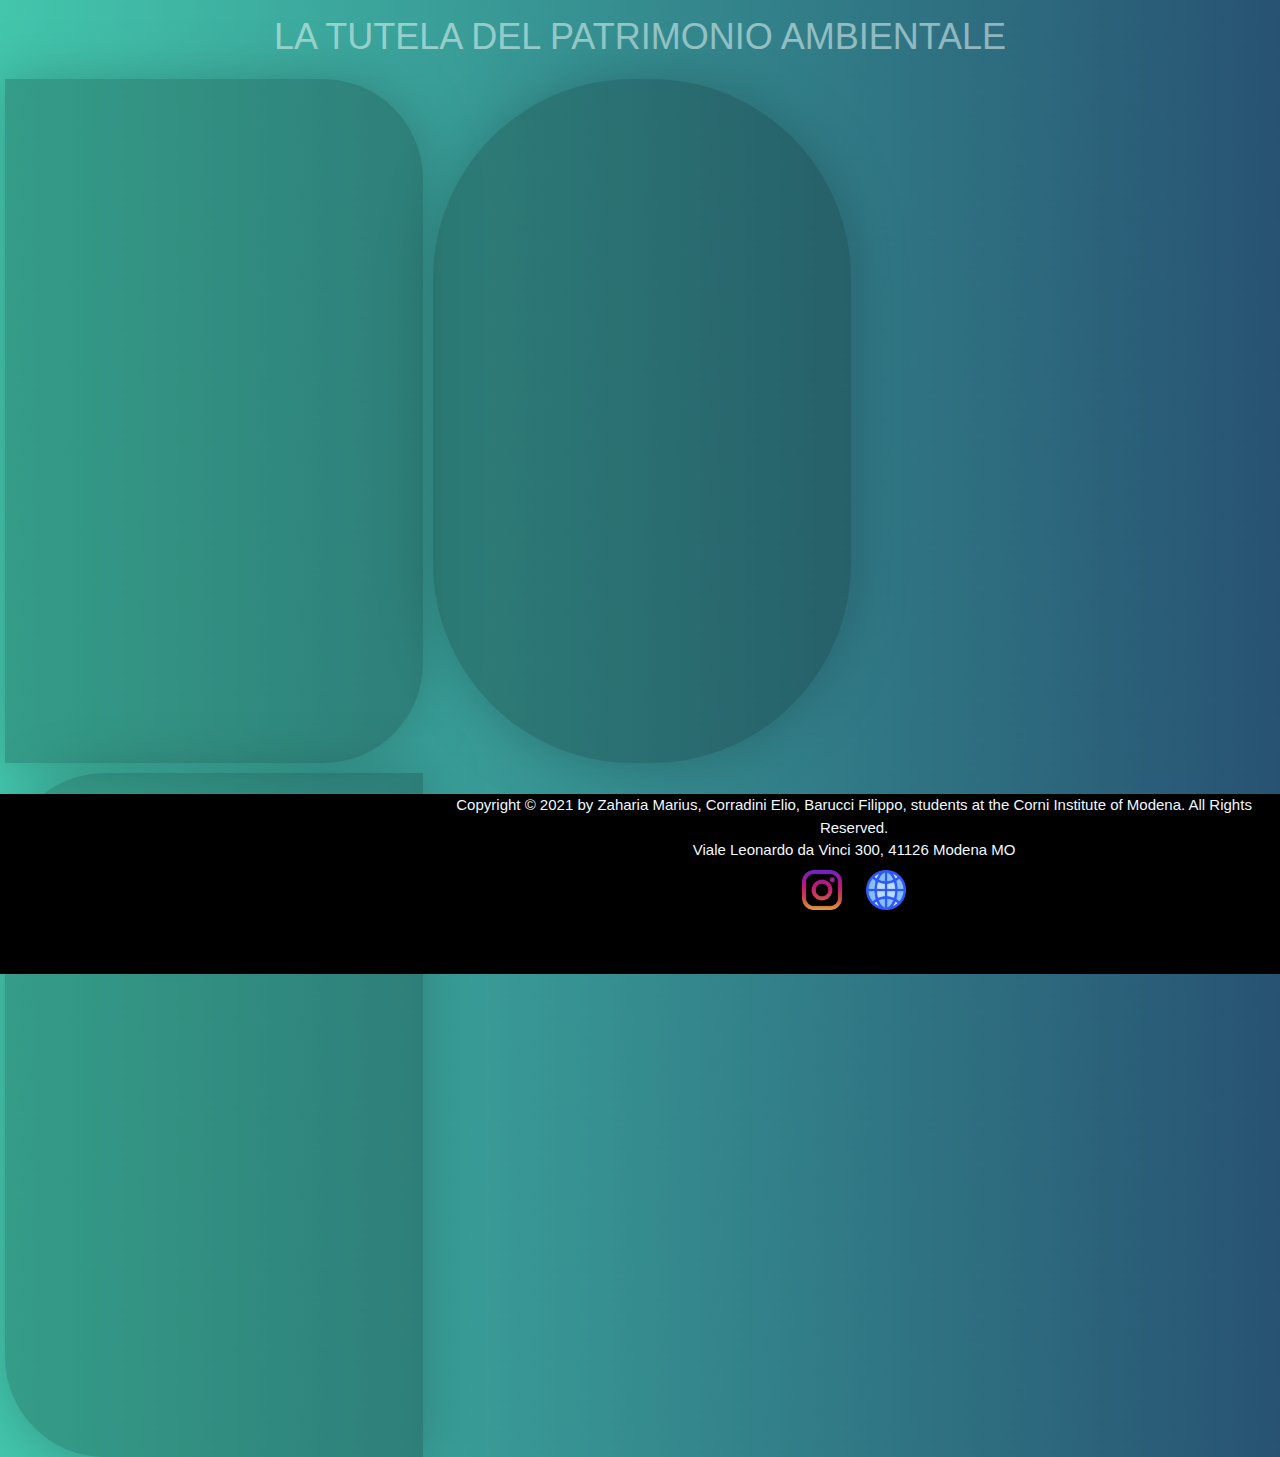
<file: src/html/index/index.html>
<!DOCTYPE html>
<html lang = "en">

<head>
    <meta charset="UTF-8">
    <meta http-equiv="X-UA-Compatible" content="IE=edge">
    <meta name="viewport" content="width=device-width, initial-scale=1.0">
    <link rel="stylesheet" href="../../css/index/syleIndex.css">
    <link rel="stylesheet" href="https://fonts.googleapis.com/css?family=Rancho&effect=shadow-multiple|3d-float">
    <link rel="stylesheet" href="https://www.w3schools.com/w3css/4/w3.css">
    <script src="../../javascript/scriptIndex.js"></script>
    <title>Progetto Inquinamento</title>
</head>

<body>

    <header>
                <h1>La tutela del patrimonio ambientale</h1>
    </header>

<div class = "container" >
    
    <a href="../passato/indexPassato.html">
    <div class="passato" >
        <p class="paragraph" id="paragraph1">passato</p> 
    </div>
    </a>
    
    <a href="../presente/indexPresente.html">
    <div class="presente">
        <p class="paragraph" id="paragraph2">presente</p>
    </div>
    </a>

    <a href="../futuro/indexFuturo.html">
    <div class="futuro">
        <p class="paragraph" id="paragraph3">futuro</p>
    </div>
    </a>

</div>

<footer>
    <p class="pfooter">Copyright &copy; 2021 by Zaharia Marius, Corradini Elio, Barucci Filippo, students at the Corni Institute of Modena. All Rights Reserved. <br>
        Viale Leonardo da Vinci 300, 41126 Modena MO</p> 
        <a href="https://www.instagram.com/iisfermocorni/?hl=it" target=”_blank”>
            <img src="../../../img/Presente/instagram.png" alt="Pagina instagram" title="Pagina instagram">
        </a>
        <a href="https://www.istitutocorni.edu.it/" target=”_blank”>
            <img src="../../../img/Presente/globe.png" alt="Sito web" title="Sito web della scuola">
        </a>
</footer>

</body>
</html>
</file>
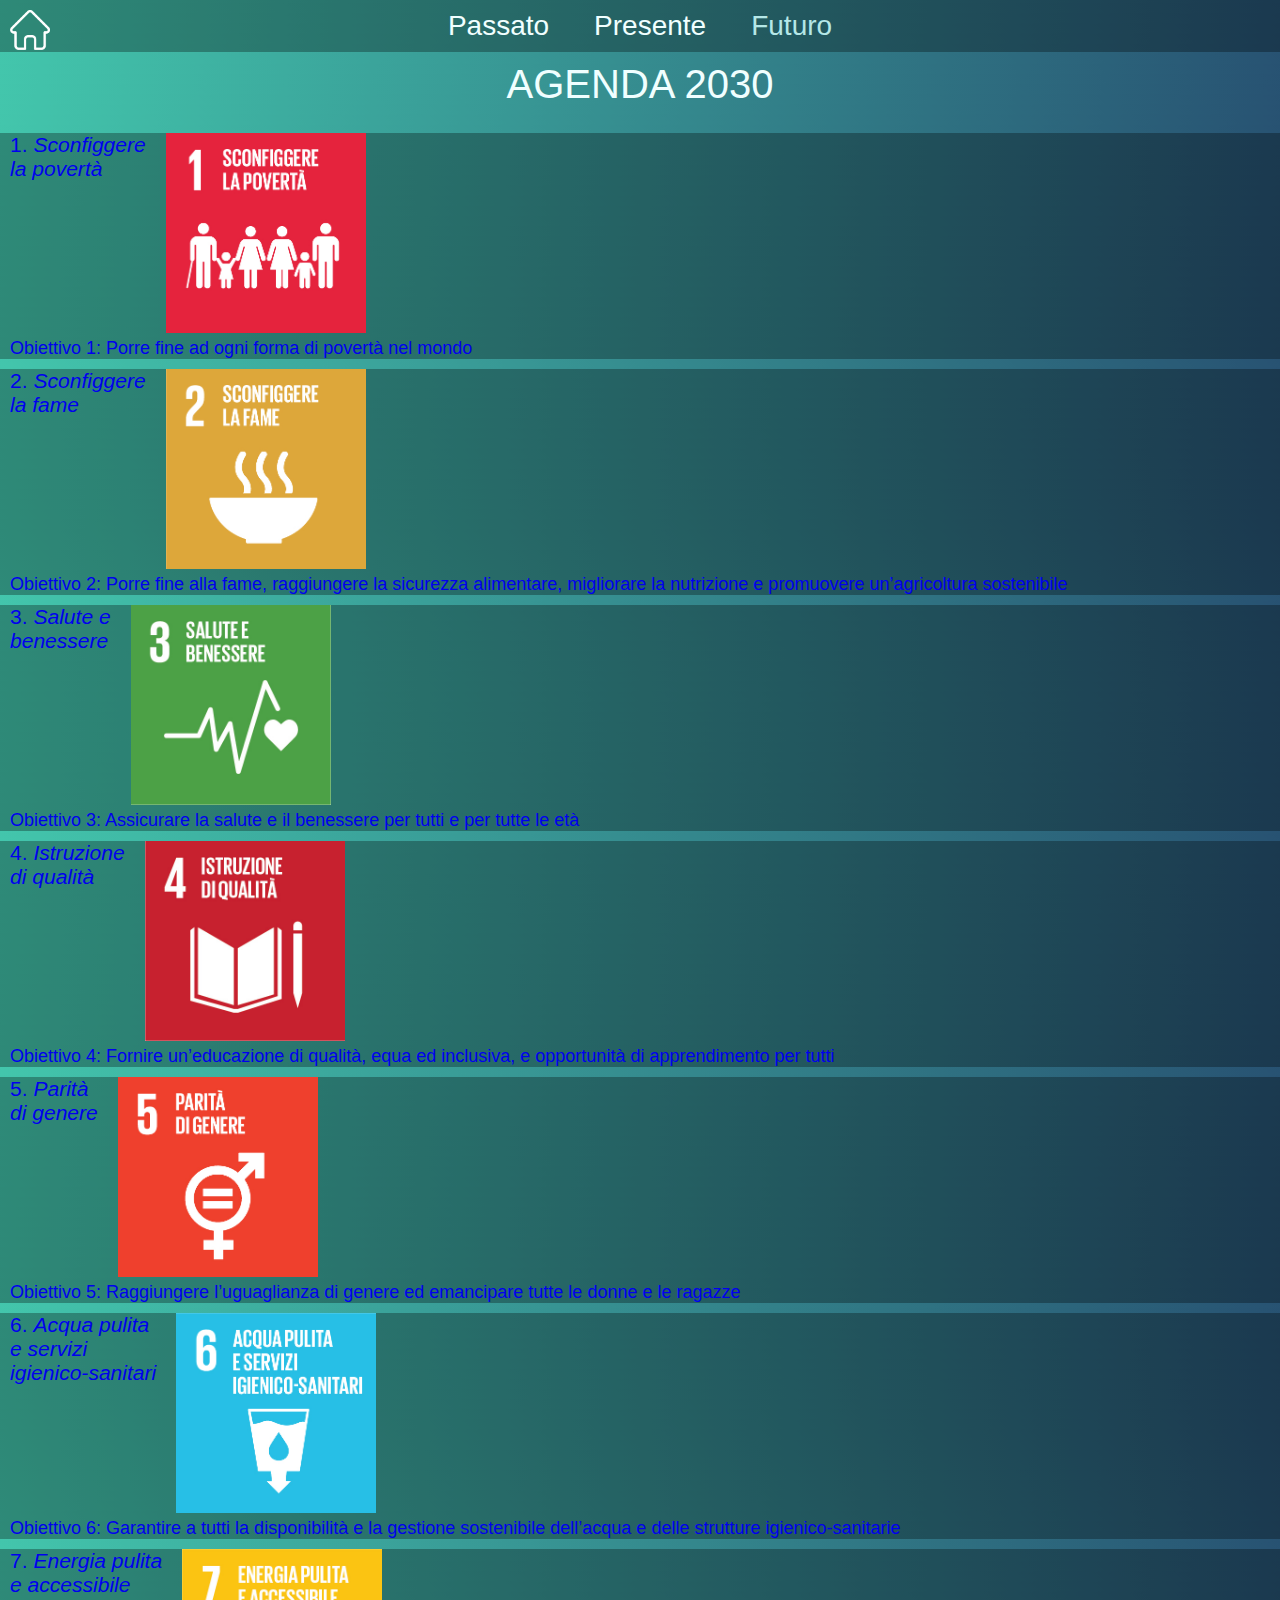
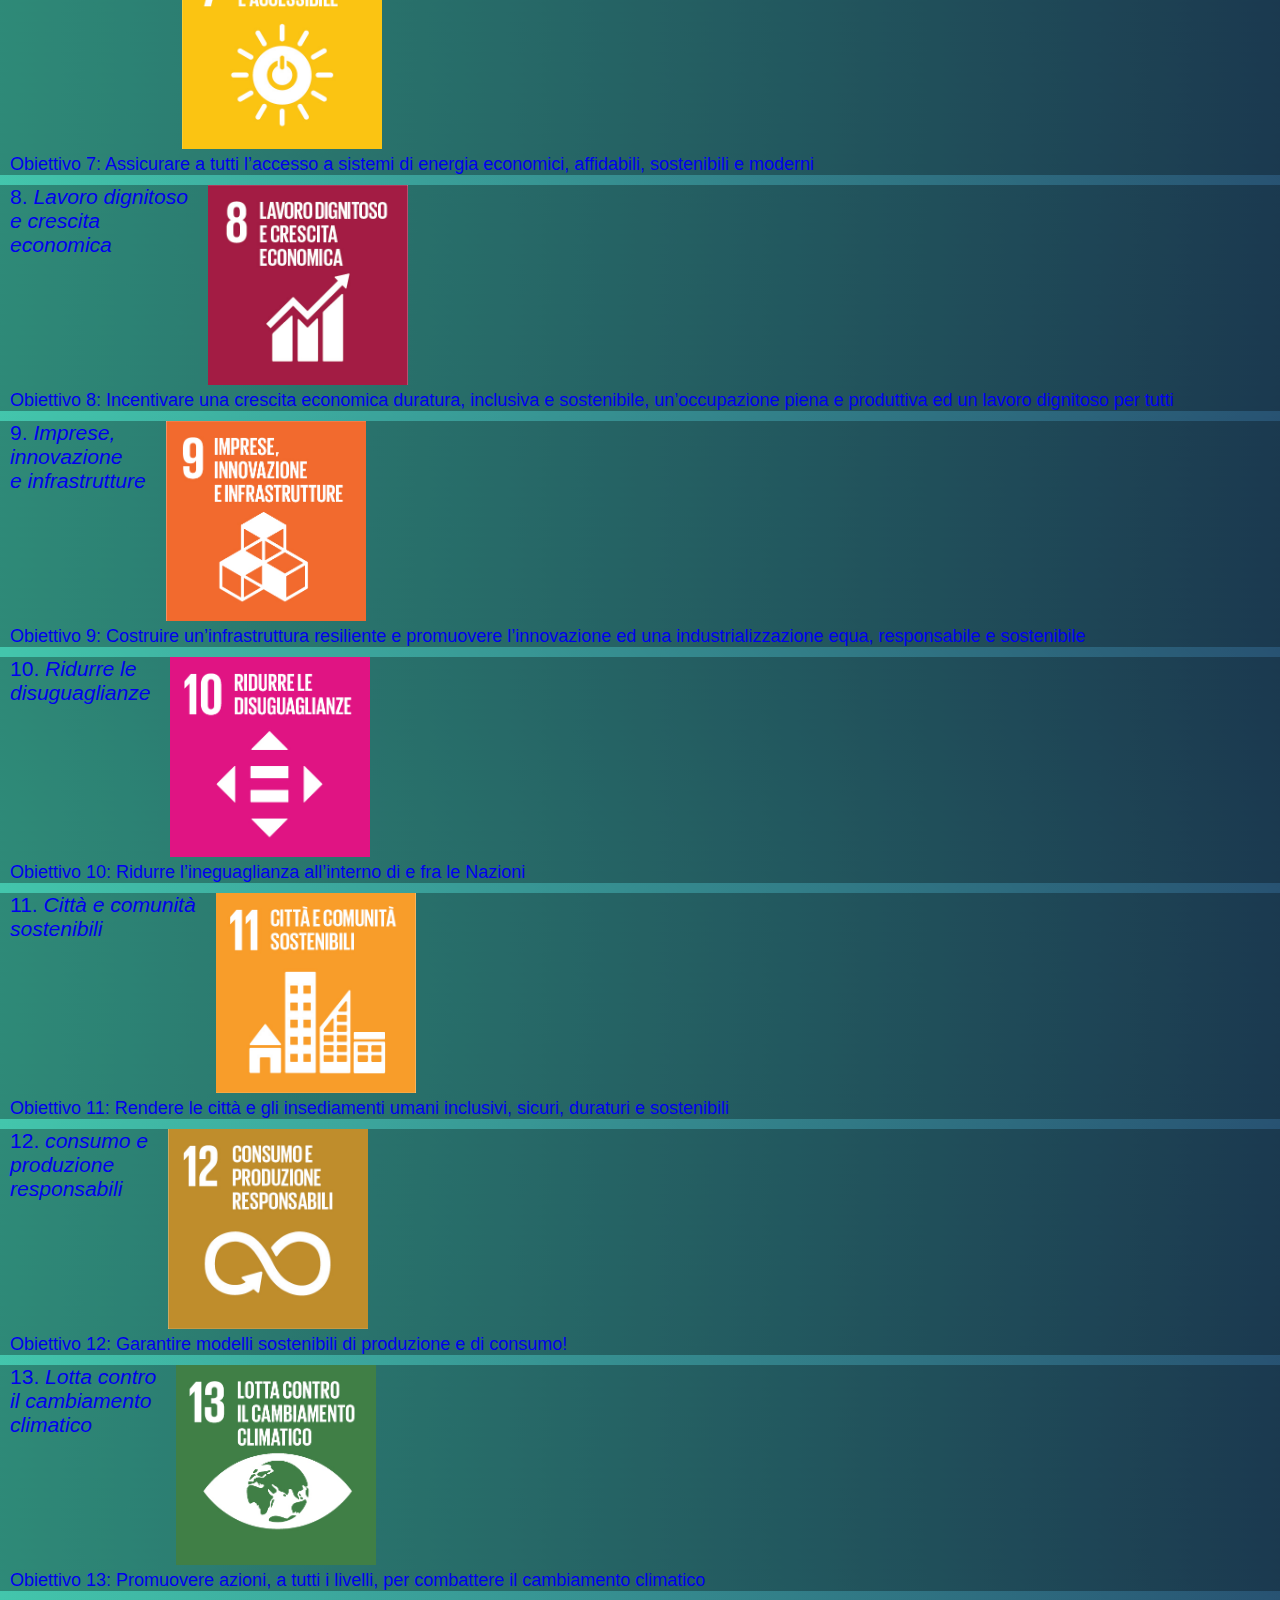
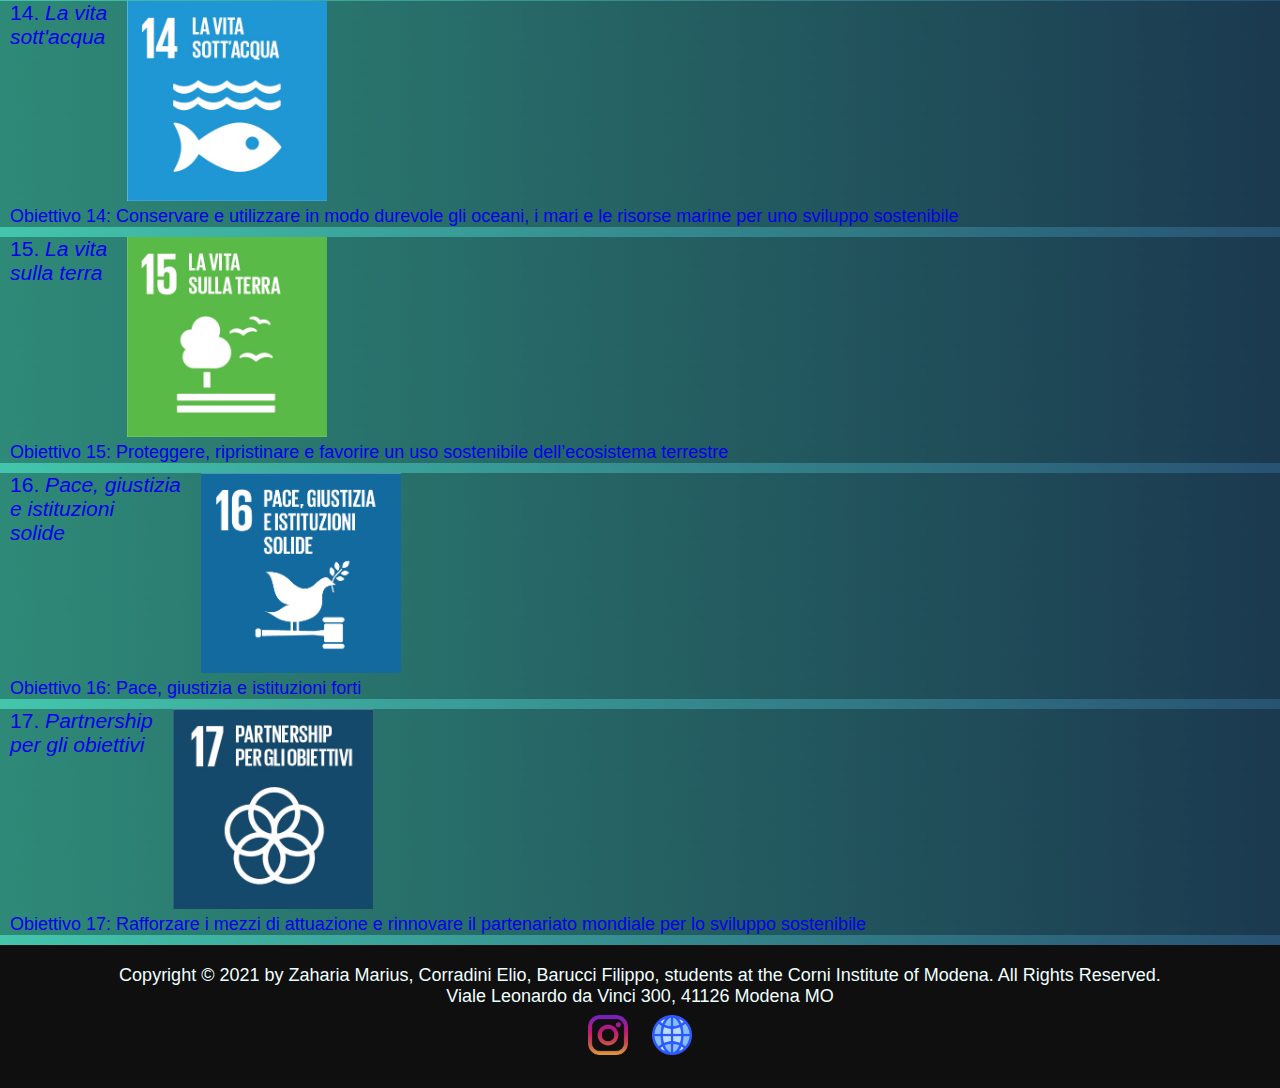
<file: src/html/futuro/Agenda2030.html>
<!DOCTYPE html>
<html lang="en">
<head>
    <meta charset="UTF-8">
    <meta http-equiv="X-UA-Compatible" content="IE=edge">
    <meta name="viewport" content="width=device-width, initial-scale=1.0">
    <link rel="stylesheet" href="../../css/futuro/styleFuturo.css">
    <title>Futuro / Agenda 2030 - Elio Corradini</title>
</head>
<body>
    
    <div class="index">
        <a href="../index/index.html"><img class="home" src="../../../img/Presente/home.png" alt="Torna alla homepage" title="Torna alla homepage"></a>
        <ul>
            <li><a href="../passato/indexPassato.html">Passato</a></li>
            <li><a href="../presente/indexPresente.html">Presente</a></li>
            <li><a href="../futuro/indexFuturo.html" class="active">Futuro</a></li>
        </ul>
    </div>

    <header>
        <h1>AGENDA 2030</h1>
    </header>
    
    <a href="https://unric.org/it/obiettivo-1-porre-fine-ad-ogni-forma-di-poverta-nel-mondo/" target="_blank" style="text-decoration: none;">
    <div>
        <ul style="margin-left: 10px; margin-bottom: 10px;">
            <li>
                <h3 style="float: left;">1. <i>Sconfiggere <br>la povertà</i></h3>
                <img src="../../../img/Futuro/SDG-icon-IT-RGB-01.jpg" style="margin-left: 20px; width: 200px;">
                <p>Obiettivo 1: Porre fine ad ogni forma di povertà nel mondo</p>
            </li>
        </ul>
    </div>
    </a>
    
    <a href="https://unric.org/it/obiettivo-2-porre-fine-alla-fame-raggiungere-la-sicurezza-alimentare-migliorare-la-nutrizione-e-promuovere-unagricoltura-sostenibile/" target="_blank" style="text-decoration: none;">
    <div>
        <ul style="margin-left: 10px; margin-bottom: 10px;">
            <li>
                <h3 style="float: left;">2. <i>Sconfiggere <br>la fame</i></h3>
                <img src="../../../img/Futuro/SDG-icon-IT-RGB-02.jpg" style="margin-left: 20px; width: 200px;">
                <p>Obiettivo 2: Porre fine alla fame, raggiungere la sicurezza alimentare, migliorare la nutrizione e promuovere un’agricoltura sostenibile</p>
            </li>
        </ul>
    </div>
    </a>
    
    <a href="https://unric.org/it/obiettivo-3-assicurare-la-salute-e-il-benessere-per-tutti-e-per-tutte-le-eta/" target="_blank" style="text-decoration: none;">
    <div>
        <ul style="margin-left: 10px; margin-bottom: 10px;">
            <li>
                <h3 style="float: left;">3. <i>Salute e <br>benessere</i></h3>
                <img src="../../../img/Futuro/SDG-icon-IT-RGB-03.jpg" style="margin-left: 20px; width: 200px;">
                <p>Obiettivo 3: Assicurare la salute e il benessere per tutti e per tutte le età</p>
            </li>
        </ul>
    </div>
    </a>
    
    <a href="https://unric.org/it/obiettivo-4-fornire-uneducazione-di-qualita-equa-ed-inclusiva-e-opportunita-di-apprendimento-per-tutti/" target="_blank" style="text-decoration: none;">
    <div>
        <ul style="margin-left: 10px; margin-bottom: 10px;">
            <li>
                <h3 style="float: left;">4. <i>Istruzione <br>di qualità</i></h3>
                <img src="../../../img/Futuro/SDG-icon-IT-RGB-04.jpg" style="margin-left: 20px; width: 200px;">
                <p>Obiettivo 4: Fornire un’educazione di qualità, equa ed inclusiva, e opportunità di apprendimento per tutti</p>
            </li>
        </ul>
    </div>
    </a>
    
    <a href="https://unric.org/it/obiettivo-5-raggiungere-luguaglianza-di-genere-ed-emancipare-tutte-le-donne-e-le-ragazze/" target="_blank" style="text-decoration: none;">
    <div>
        <ul style="margin-left: 10px; margin-bottom: 10px;">
            <li>
                <h3 style="float: left;">5. <i>Parità <br>di genere</i></h3>
                <img src="../../../img/Futuro/SDG-icon-IT-RGB-05.jpg" style="margin-left: 20px; width: 200px;">
                <p>Obiettivo 5: Raggiungere l’uguaglianza di genere ed emancipare tutte le donne e le ragazze</p>
            </li>
        </ul>
    </div>
    </a>
    
    <a href="https://unric.org/it/obiettivo-6-garantire-a-tutti-la-disponibilita-e-la-gestione-sostenibile-dellacqua-e-delle-strutture-igienico-sanitarie/" target="_blank" style="text-decoration: none;">
    <div>
        <ul style="margin-left: 10px; margin-bottom: 10px;">
            <li>
                <h3 style="float: left;">6. <i>Acqua pulita <br>e servizi <br>igienico-sanitari</i></h3>
                <img src="../../../img/Futuro/SDG-icon-IT-RGB-06.jpg" style="margin-left: 20px; width: 200px;">
                <p>Obiettivo 6: Garantire a tutti la disponibilità e la gestione sostenibile dell’acqua e delle strutture igienico-sanitarie</p>
            </li>
        </ul>
    </div>
    </a>
    
    <a href="https://unric.org/it/obiettivo-7-assicurare-a-tutti-laccesso-a-sistemi-di-energia-economici-affidabili-sostenibili-e-moderni/" target="_blank" style="text-decoration: none;">
    <div>
        <ul style="margin-left: 10px; margin-bottom: 10px;">
            <li>
                <h3 style="float: left;">7. <i>Energia pulita <br>e accessibile</i></h3>
                <img src="../../../img/Futuro/SDG-icon-IT-RGB-07.jpg" style="margin-left: 20px; width: 200px;">
                <p>Obiettivo 7: Assicurare a tutti l’accesso a sistemi di energia economici, affidabili, sostenibili e moderni</p>
            </li>
        </ul>
    </div>
    </a>
    
    <a href="https://unric.org/it/obiettivo-8-incentivare-una-crescita-economica-duratura-inclusiva-e-sostenibile-unoccupazione-piena-e-produttiva-ed-un-lavoro-dignitoso-per-tutti/" target="_blank" style="text-decoration: none;">
    <div>
        <ul style="margin-left: 10px; margin-bottom: 10px;">
            <li>
                <h3 style="float: left;">8. <i>Lavoro dignitoso <br>e crescita <br>economica</i></h3>
                <img src="../../../img/Futuro/SDG-icon-IT-RGB-08.jpg" style="margin-left: 20px; width: 200px;">
                <p>Obiettivo 8: Incentivare una crescita economica duratura, inclusiva e sostenibile, un’occupazione piena e produttiva ed un lavoro dignitoso per tutti</p>
            </li>
        </ul>
    </div>
    </a>
    
    <a href="https://unric.org/it/obiettivo-9-costruire-uninfrastruttura-resiliente-e-promuovere-linnovazione-ed-una-industrializzazione-equa-responsabile-e-sostenibile/" target="_blank" style="text-decoration: none;">
    <div>
        <ul style="margin-left: 10px; margin-bottom: 10px;">
            <li>
                <h3 style="float: left;">9. <i>Imprese, <br>innovazione <br>e infrastrutture</i></h3>
                <img src="../../../img/Futuro/SDG-icon-IT-RGB-09.jpg" style="margin-left: 20px; width: 200px;">
                <p>Obiettivo 9: Costruire un’infrastruttura resiliente e promuovere l’innovazione ed una industrializzazione equa, responsabile e sostenibile</p>
            </li>
        </ul>
    </div>
    </a>
    
    <a href="https://unric.org/it/obiettivo-10-ridurre-lineguaglianza-allinterno-di-e-fra-le-nazioni/" target="_blank" style="text-decoration: none;">
    <div>
        <ul style="margin-left: 10px; margin-bottom: 10px;">
            <li>
                <h3 style="float: left;">10. <i>Ridurre le <br>disuguaglianze</i></h3>
                <img src="../../../img/Futuro/SDG-icon-IT-RGB-10.jpg" style="margin-left: 20px; width: 200px;">
                <p>Obiettivo 10: Ridurre l’ineguaglianza all’interno di e fra le Nazioni</p>
            </li>
        </ul>
    </div>
    </a>
    
    <a href="https://unric.org/it/obiettivo-11-rendere-le-citta-e-gli-insediamenti-umani-inclusivi-sicuri-duraturi-e-sostenibili/" target="_blank" style="text-decoration: none;">
    <div>
        <ul style="margin-left: 10px; margin-bottom: 10px;">
            <li>
                <h3 style="float: left;">11. <i>Città e comunità <br>sostenibili</i></h3>
                <img src="../../../img/Futuro/SDG-icon-IT-RGB-11.jpg" style="margin-left: 20px; width: 200px;">
                <p>Obiettivo 11: Rendere le città e gli insediamenti umani inclusivi, sicuri, duraturi e sostenibili</p>
            </li>
        </ul>
    </div>
    </a>
    
    <a href="https://unric.org/it/obiettivo-12-garantire-modelli-sostenibili-di-produzione-e-di-consumo/" target="_blank" style="text-decoration: none;">
    <div>
        <ul style="margin-left: 10px; margin-bottom: 10px;">
            <li>
                <h3 style="float: left;">12. <i>consumo e <br>produzione <br>responsabili</i></h3>
                <img src="../../../img/Futuro/SDG-icon-IT-RGB-12.jpg" style="margin-left: 20px; width: 200px;">
                <p>Obiettivo 12: Garantire modelli sostenibili di produzione e di consumo!</p>
            </li>
        </ul>
    </div>
    </a>
    
    <a href="https://unric.org/it/obiettivo-13-promuovere-azioni-a-tutti-i-livelli-per-combattere-il-cambiamento-climatico/" target="_blank" style="text-decoration: none;">
    <div>
        <ul style="margin-left: 10px; margin-bottom: 10px;">
            <li>
                <h3 style="float: left;">13. <i>Lotta contro<br>il cambiamento <br>climatico</i></h3>
                <img src="../../../img/Futuro/SDG-icon-IT-RGB-13.jpg" style="margin-left: 20px; width: 200px;">
                <p>Obiettivo 13: Promuovere azioni, a tutti i livelli, per combattere il cambiamento climatico</p>
            </li>
        </ul>
    </div>
    </a>
    
    <a href="https://unric.org/it/obiettivo-14-conservare-e-utilizzare-in-modo-durevole-gli-oceani-i-mari-e-le-risorse-marine-per-uno-sviluppo-sostenibile/" target="_blank" style="text-decoration: none;">
    <div>
        <ul style="margin-left: 10px; margin-bottom: 10px;">
            <li>
                <h3 style="float: left;">14. <i>La vita <br>sott'acqua</i></h3>
                <img src="../../../img/Futuro/SDG-icon-IT-RGB-14.jpg" style="margin-left: 20px; width: 200px;">
                <p>Obiettivo 14: Conservare e utilizzare in modo durevole gli oceani, i mari e le risorse marine per uno sviluppo sostenibile</p>
            </li>
        </ul>
    </div>
    </a>
    
    <a href="https://unric.org/it/obiettivo-15-proteggere-ripristinare-e-favorire-un-uso-sostenibile-dellecosistema-terrestre/" target="_blank" style="text-decoration: none;">
    <div>
        <ul style="margin-left: 10px; margin-bottom: 10px;">
            <li>
                <h3 style="float: left;">15. <i>La vita<br>sulla terra</i></h3>
                <img src="../../../img/Futuro/SDG-icon-IT-RGB-15.jpg" style="margin-left: 20px; width: 200px;">
                <p>Obiettivo 15: Proteggere, ripristinare e favorire un uso sostenibile dell’ecosistema terrestre</p>
            </li>
        </ul>
    </div>
    </a>
    
    <a href="https://unric.org/it/obiettivo-16-pace-giustizia-e-istituzioni-forti/" target="_blank" style="text-decoration: none;">
    <div>
        <ul style="margin-left: 10px; margin-bottom: 10px;">
            <li>
                <h3 style="float: left;">16. <i>Pace, giustizia <br>e istituzioni <br>solide</i></h3>
                <img src="../../../img/Futuro/SDG-icon-IT-RGB-16.jpg" style="margin-left: 20px; width: 200px;">
                <p>Obiettivo 16: Pace, giustizia e istituzioni forti</p>
            </li>
        </ul>
    </div>
    </a>
    
    <a href="https://unric.org/it/obiettivo-17-rafforzare-i-mezzi-di-attuazione-e-rinnovare-il-partenariato-mondiale-per-lo-sviluppo-sostenibile/" target="_blank" style="text-decoration: none;">
    <div>
        <ul style="margin-left: 10px; margin-bottom: 10px;">
            <li>
                <h3 style="float: left;">17. <i>Partnership <br>per gli obiettivi</i></h3>
                <img src="../../../img/Futuro/SDG-icon-IT-RGB-17.jpg" style="margin-left: 20px; width: 200px;">
                <p>Obiettivo 17: Rafforzare i mezzi di attuazione e rinnovare il partenariato mondiale per lo sviluppo sostenibile</p>
            </li>
        </ul>
    </div>
    </a>

    <footer>
        <p>
            Copyright &copy; 2021 by Zaharia Marius, Corradini Elio, Barucci Filippo, students at the Corni Institute of Modena. All Rights Reserved. <br>
            Viale Leonardo da Vinci 300, 41126 Modena MO
        </p>
        <a href="https://www.instagram.com/iisfermocorni/?hl=it" target=”_blank”>
            <img src="../../../img/Presente/instagram.png" alt="Pagina instagram" title="Pagina instagram">
        </a>
        <a href="https://www.istitutocorni.edu.it/" target=”_blank”>
            <img src="../../../img/Presente/globe.png" alt="Sito web" title="Sito web della scuola">
        </a>
    </footer>
</body>
</html>
</file>
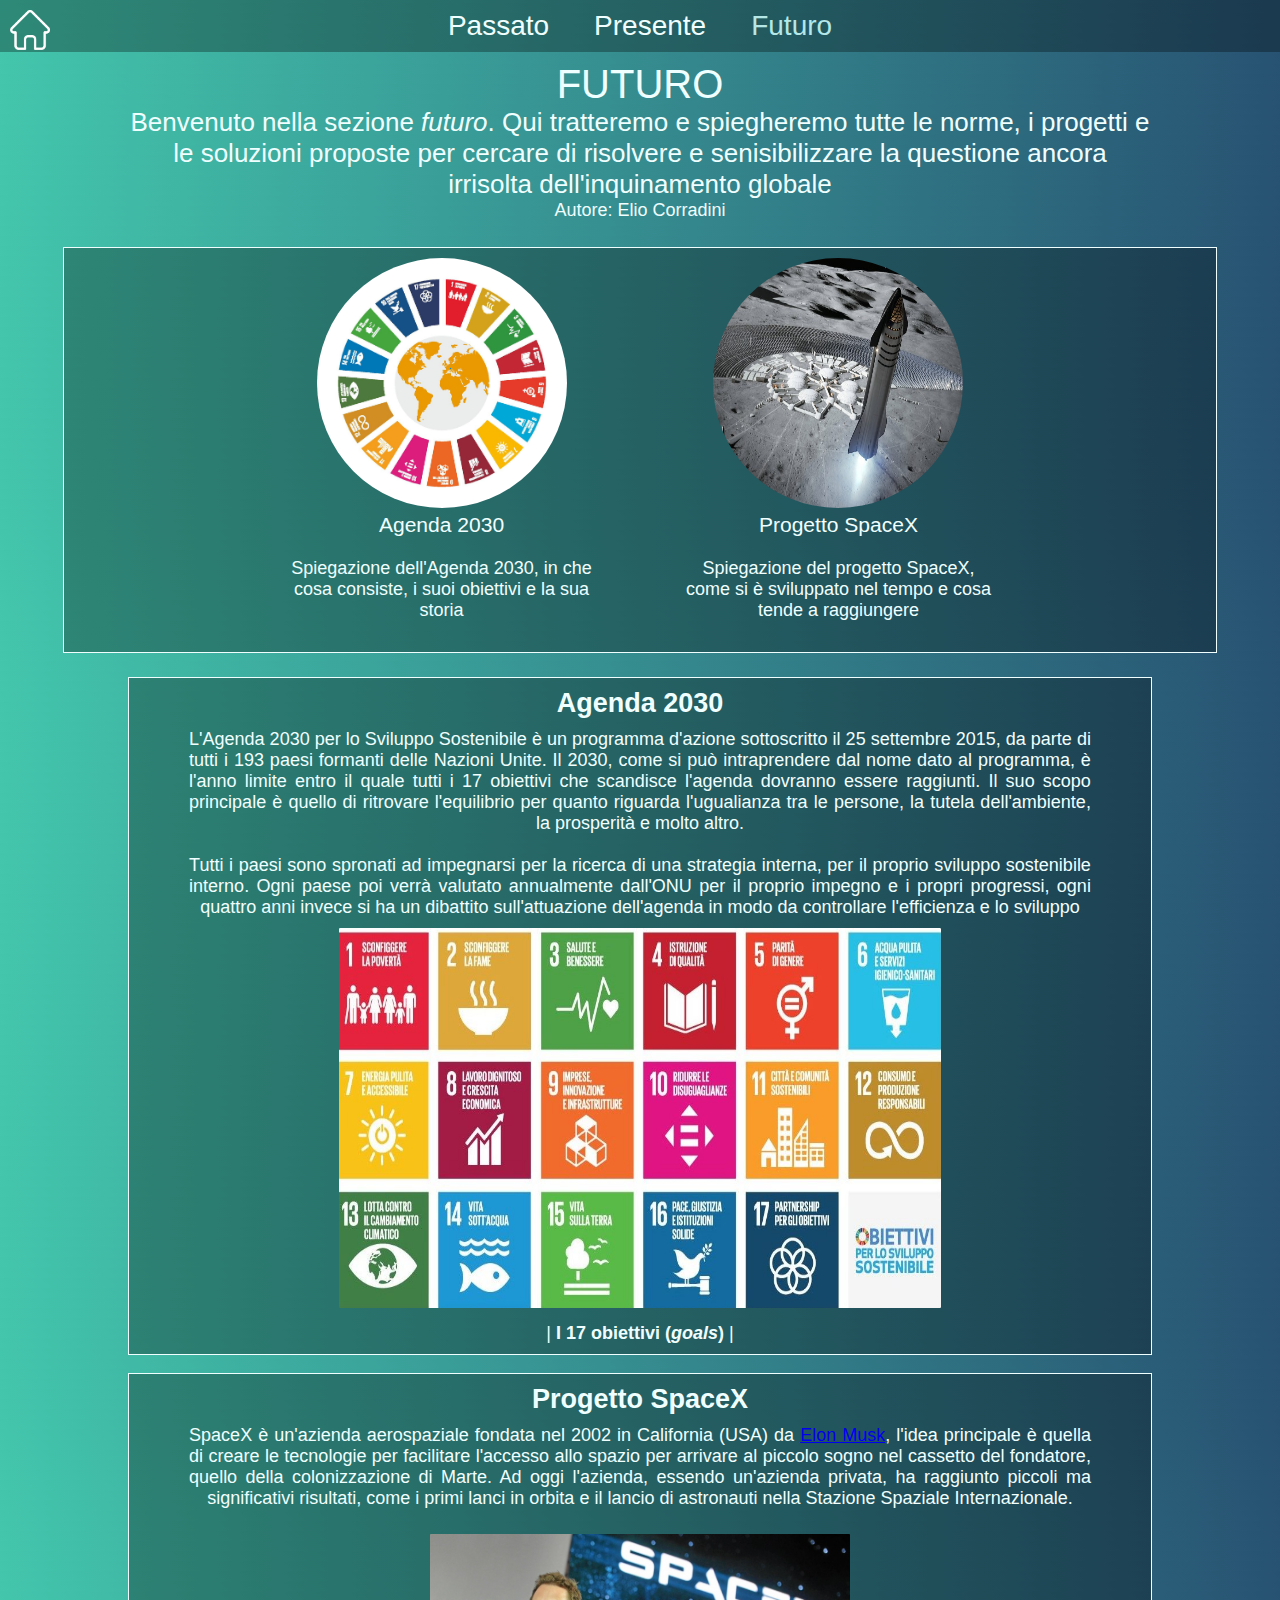
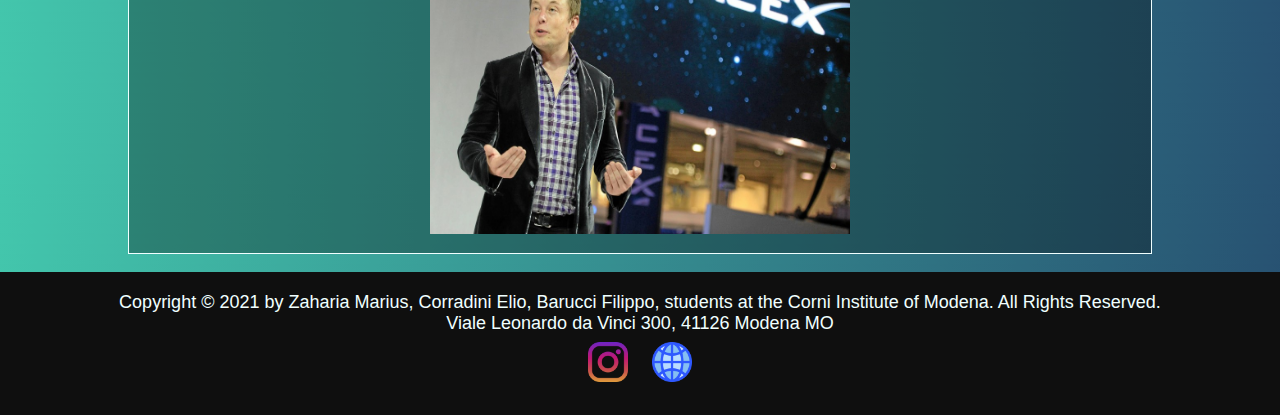
<file: src/html/futuro/indexFuturo.html>
<!DOCTYPE html>
<html lang="en">
<head>
    <meta charset="UTF-8">
    <meta http-equiv="X-UA-Compatible" content="IE=edge">
    <meta name="viewport" content="width=device-width, initial-scale=1.0">
    <title>Futuro - Elio Corradini</title>
    <link rel="stylesheet" href="../../css/futuro/styleFuturo.css">
    <link rel="stylesheet" href="https://fonts.googleapis.com/css?family=Rancho&effect=shadow-multiple|3d-float">
    <!--Non va il font-->
</head>
<body>
    <div class="index">
        <a href="../index/index.html"><img class="home" src="../../../img/Presente/home.png" alt="Torna alla homepage" title="Torna alla homepage"></a>
        <ul>
            <li><a href="../passato/indexPassato.html">Passato</a></li>
            <li><a href="../presente/indexPresente.html">Presente</a></li>
            <li><a href="#" class="active">Futuro</a></li>
        </ul>
    </div>

    <header>
        <h1>FUTURO</h1>
        <h2>Benvenuto nella sezione <i>futuro</i>. Qui tratteremo e spiegheremo tutte le norme, i progetti e le soluzioni proposte
            per cercare di risolvere e senisibilizzare la questione ancora irrisolta dell'inquinamento globale</h2>
        <p>Autore: Elio Corradini</p>
    </header>

    <section class="first">
        <div class="showcase">
            <div class="imgs">
                <a href="#primo">
                    <img src="../../../img/Futuro/agenda2030.jpg" alt="1">
                </a>
                <h3>Agenda 2030</h3>
                <br>
                <p>Spiegazione dell'Agenda 2030, in che cosa consiste, i suoi obiettivi e la sua storia</p>
                <br>
            </div>
            <div class="imgs">
                <a href="#secondo">
                    <img src="../../../img/Futuro/spaceX.jpg" alt="2">
                </a>
                <h3>Progetto SpaceX</h3>
                <br>
                <p>Spiegazione del progetto SpaceX, come si è sviluppato nel tempo e cosa tende a raggiungere </p>
                <br>   
            </div>
            <!--<div class="imgs">
                <a href="#terzo">
                    <img src="../../../img/Presente/3.jpg" alt="3">
                </a>
                <h3>Giornata della terra</h3>
                <p>Lorem ipsum dolor sit amet consectetur adipisicing elit. Perferendis voluptates ab accusantium sed sequi, voluptate veniam laboriosam quam vel quod dolor aperiam eligendi quo quas enim nesciunt rem ipsam hic?
            </div>-->
        </div>
    </section>

    <section class="argomenti">
        <div class="primo" id="primo">
            <h2><b>Agenda 2030</b></h2>
            <p>
                L'Agenda 2030 per lo Sviluppo Sostenibile è un programma d'azione sottoscritto il 25 settembre 2015, 
                da parte di tutti i 193 paesi formanti delle Nazioni Unite. Il 2030, come si può intraprendere dal nome dato al programma, 
                è l'anno limite entro il quale tutti i 17 obiettivi che scandisce l'agenda dovranno essere raggiunti. 
                Il suo scopo principale è quello di ritrovare l'equilibrio per quanto riguarda l'ugualianza tra le persone, la tutela dell'ambiente, la prosperità e molto altro. 
            </p>

            <br>

            <p>Tutti i paesi sono spronati ad impegnarsi per la ricerca di una strategia interna,
                per il proprio sviluppo sostenibile interno. Ogni paese poi verrà valutato annualmente 
                dall'ONU per il proprio impegno e i propri progressi, ogni quattro anni invece si ha un dibattito
                sull'attuazione dell'agenda in modo da controllare l'efficienza e lo sviluppo
            </p>
            <a href="../futuro/indexFuturo.html">
                <img src="../../../img/Futuro/agenda2030Paragraph.jpg" alt="Agenda" title="Agenda">
            </a>      
            <p>
                | <b>I 17 obiettivi (<i>goals</i>)</b> |
            </p>
        </div>
        <div class="primo secondo" id="secondo">
            <h2><b>Progetto SpaceX</b></h2>
            <p>
                SpaceX è un'azienda aerospaziale fondata nel 2002 in California (USA) da <a href="https://it.wikipedia.org/wiki/Elon_Musk" target="_blank">Elon Musk</a>,
                l'idea principale è quella di creare le tecnologie per facilitare l'accesso allo spazio
                per arrivare al piccolo sogno nel cassetto del fondatore, quello della colonizzazione di Marte.
                Ad oggi l'azienda, essendo un'azienda privata, ha raggiunto piccoli ma significativi risultati,
                come i primi lanci in orbita e il lancio di astronauti nella Stazione Spaziale Internazionale.
            </p>

            <br>

            <p>
                
            </p>
            <img src="../../../img/Futuro/spaceXParagraph.jpg" alt="Europa" title="Europa">
            
        </div>
        <!--<div class="primo terzo" id="terzo">
            <h2><b>Giornata della terra</b></h2>
            <p>
                Lorem ipsum dolor sit amet consectetur adipisicing elit. Vel iste alias explicabo rerum similique deleniti! Cupiditate pariatur corporis adipisci recusandae qui aut, laboriosam ipsum nisi ducimus, officiis doloremque eligendi quis!
                Labore asperiores, dicta nulla autem quae accusamus alias vel porro facilis eius ex quisquam ipsa maxime magni illum minima nam vero, numquam nostrum est consequuntur eum laborum tenetur? Alias, autem!
                Error beatae quisquam, voluptate atque saepe, odit, facilis eaque ipsa inventore ab nostrum corporis animi impedit consequatur molestiae incidunt hic! Architecto eum delectus saepe debitis sed, itaque cupiditate quia! Ducimus.    
            </p>
            <br>
            <p>
                Lorem ipsum dolor sit amet consectetur adipisicing elit. Repellendus, esse dolores. Tenetur, distinctio? Aut voluptatem, quasi maxime magni dolor officiis facilis doloremque obcaecati praesentium odio natus. Ipsam earum ex hic.

            </p>
            <img src="../../../img/Presente/giornata.jpg" alt="Giornata" title="Giornata">
        </div>-->
    </section>

    <footer>
        <p>
            Copyright &copy; 2021 by Zaharia Marius, Corradini Elio, Barucci Filippo, students at the Corni Institute of Modena. All Rights Reserved. <br>
            Viale Leonardo da Vinci 300, 41126 Modena MO
        </p>
        <a href="https://www.instagram.com/iisfermocorni/?hl=it" target=”_blank”>
            <img src="../../../img/Presente/instagram.png" alt="Pagina instagram" title="Pagina instagram">
        </a>
        <a href="https://www.istitutocorni.edu.it/" target=”_blank”>
            <img src="../../../img/Presente/globe.png" alt="Sito web" title="Sito web della scuola">
        </a>
    </footer>
</body>
</html>
</file>
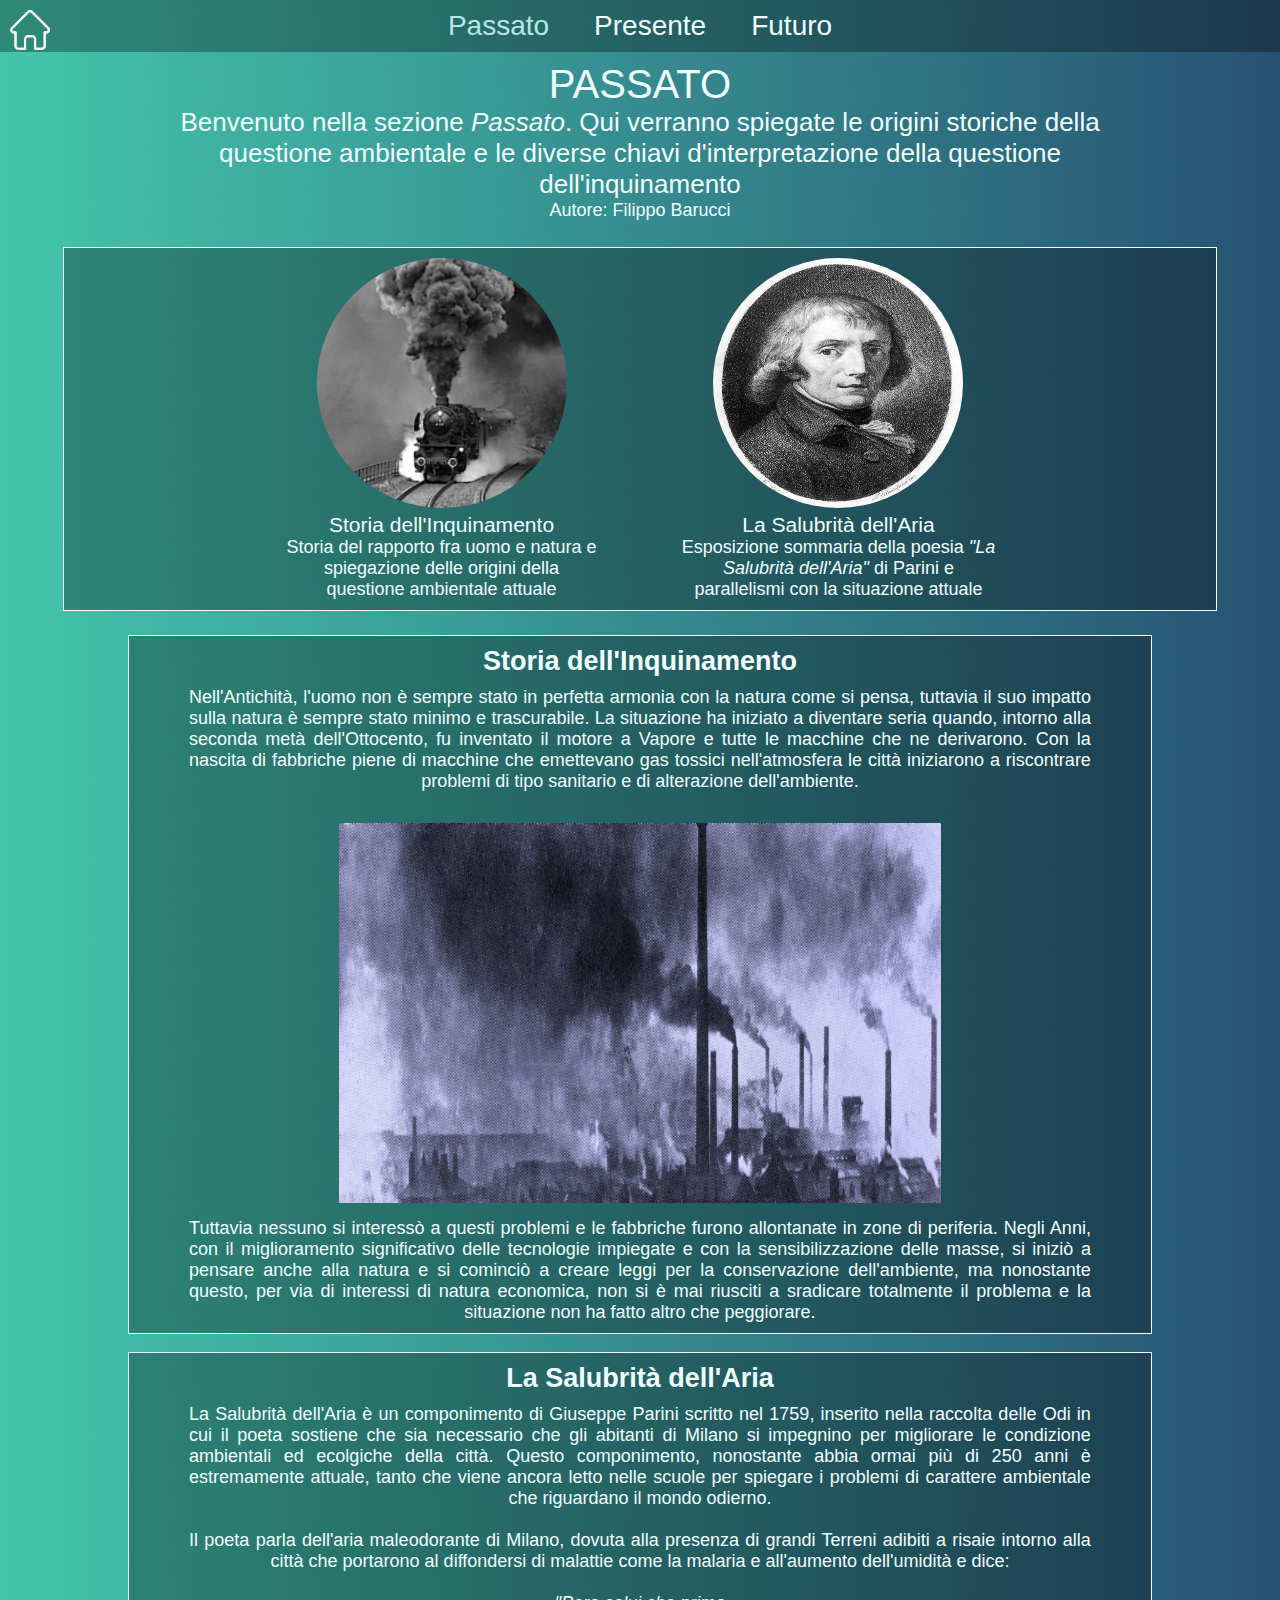
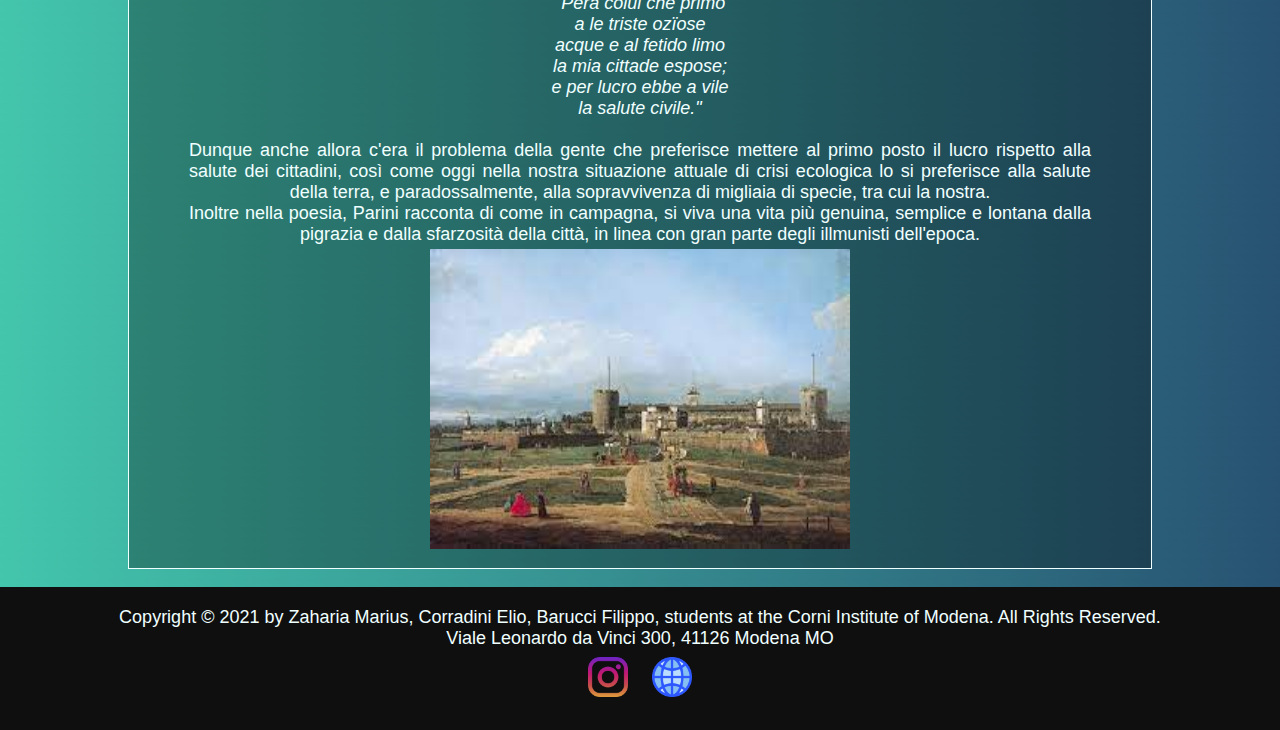
<file: src/html/passato/indexPassato.html>
<!DOCTYPE html>
<html lang="en">
<head>
    <meta charset="UTF-8">
    <meta http-equiv="X-UA-Compatible" content="IE = edge">
    <meta name="viewport" content="width=device-width, initial-scale=1.0">
    <title>Passato - Filippo Barucci</title>
    <link rel="stylesheet" href="../../css/passato/stylePassato.css">
    <link rel="stylesheet" href="https://fonts.googleapis.com/css?family=Rancho&effect=shadow-multiple|3d-float">
</head>
<body>
    <div class="index">
        <a href="../index/index.html"><img class="home" src="../../../img/Presente/home.png" alt="Torna alla homepage" title="Torna alla homepage"></a>
        <ul>
            <li><a href="#" class="active">Passato</a></li>
            <li><a href="../presente/indexPresente.html">Presente</a></li>
            <li><a href="../futuro/indexFuturo.html">Futuro</a></li>
        </ul>
    </div>

    <header>
        <h1>PASSATO</h1>
        <h2>Benvenuto nella sezione <i>Passato</i>. Qui verranno spiegate le origini storiche della questione ambientale
        e le diverse chiavi d'interpretazione della questione dell'inquinamento</h2>
        <p>Autore: Filippo Barucci</p>
    </header>

    <section class = "first">
        <div class = "showcase">
            <div class = "imgs">
                <a href = "#primo">
                    <img src = "../../../img/Passato/imgStoriaInquinamento.jpg" alt = "Treno a Carbone">
                </a>
                <h3>Storia dell'Inquinamento</h3>
                <p>Storia del rapporto fra uomo e natura e spiegazione delle origini della questione ambientale attuale</p>
            </div>

            <div class = "imgs">
                <a href = "#secondo">
                    <img src = "../../../img/Passato/Parini.jpg" alt = "Giuseppe Parini">
                </a>
                <h3>La Salubrità dell'Aria</h3>
                <p>Esposizione sommaria della poesia <i>"La Salubrità dell'Aria"</i> di Parini e parallelismi con la situazione attuale</p>
            </div>
        </div>
    </section>

    <section class = "argomenti">

        <!-- STORIA DELL'INQUINAMENTO SEZIONE 1 -->
        <div class = "primo" id = "primo">
            <h2><b>Storia dell'Inquinamento</b></h2>
            <p>
                Nell'Antichità, l'uomo non è sempre stato in perfetta armonia con la natura come si pensa, tuttavia il suo impatto sulla natura è
                sempre stato minimo e trascurabile.
                La situazione ha iniziato a diventare seria quando, intorno alla seconda metà dell'Ottocento, fu inventato il motore a Vapore
                e tutte le macchine che ne derivarono. Con la nascita di fabbriche piene di macchine che emettevano gas tossici nell'atmosfera
                le città iniziarono a riscontrare problemi di tipo sanitario e di alterazione dell'ambiente.
            </p>
            <br>
            <img src = "../../../img/Passato/Widnes_Smoke.jpg" alt = "Canne Fumarie che inquinano l'ambiente" title = "Canne Fumarie che inquinano l'ambiente">

            <p>
                Tuttavia nessuno si interessò a questi problemi e le fabbriche furono allontanate in zone di periferia. Negli Anni,
                con il miglioramento significativo delle tecnologie impiegate e con la sensibilizzazione delle masse, si iniziò a 
                pensare anche alla natura e si cominciò a creare leggi per la conservazione dell'ambiente, ma nonostante questo,
                per via di interessi di natura economica, non si è mai riusciti a sradicare totalmente il problema e la situazione
                non ha fatto altro che peggiorare.
            </p>
        </div>

        <!-- LA SALUBRITA DELL'ARIA DI PARINI SEZIONE 2 -->

        <div class = "primo secondo" id = "secondo">
            <h2><b>La Salubrità dell'Aria</del></b></h2>
            <p>
                La Salubrità dell'Aria è un componimento di Giuseppe Parini scritto nel 1759, inserito nella raccolta delle Odi in cui 
                il poeta sostiene che sia necessario che gli abitanti di Milano si impegnino per migliorare le condizione ambientali ed
                ecolgiche della città. Questo componimento, nonostante abbia ormai più di 250 anni è estremamente attuale, tanto che 
                viene ancora letto nelle scuole per spiegare i problemi di carattere ambientale che riguardano il mondo odierno.   
            </p>

            <br>
            <p>
                Il poeta parla dell'aria maleodorante di Milano, dovuta alla presenza di grandi Terreni adibiti a risaie 
                intorno alla città che portarono al diffondersi di malattie come la malaria e all'aumento dell'umidità e dice:
                
                <!--VOLEVO RENDERE QUESTO TESO PIU SOTTILE MA NON SO COME SI FACCIA-->
                <br>
                <i><br>"Pera colui che primo<br>
                a le triste ozïose<br>
                acque e al fetido limo<br>
                la mia cittade espose;<br>
                e per lucro ebbe a vile<br>
                la salute civile."<br></i>
                <br>
                Dunque anche allora c'era il problema della gente che preferisce mettere al primo posto il lucro
                rispetto alla salute dei cittadini, così come oggi nella nostra situazione attuale di crisi ecologica lo si 
                preferisce alla salute della terra, e paradossalmente, alla sopravvivenza di migliaia di specie, tra cui la nostra.

                <br>
                Inoltre nella poesia, Parini racconta di come in campagna, si viva una vita più genuina, semplice e lontana
                dalla pigrazia e dalla sfarzosità della città, in linea con gran parte degli illmunisti dell'epoca. 
            </p>
            <img src = "../../../img/Passato/LaSalubritadellAria.jpg" alt = "Castello Milanese del Settecento" title = "Castello Milanese del Settecento">

        </div>

    </section>

    <footer>
        <p>
            Copyright &copy; 2021 by Zaharia Marius, Corradini Elio, Barucci Filippo, students at the Corni Institute of Modena. All Rights Reserved. <br>
            Viale Leonardo da Vinci 300, 41126 Modena MO
        </p>
        <a href = "https://www.instagram.com/iisfermocorni/?hl=it" target = ”_blank”>
            <img src = "../../../img/Presente/instagram.png" alt = "Pagina instagram" title = "Pagina instagram">
        </a>
        <a href = "https://www.istitutocorni.edu.it/" target = ”_blank”>
            <img src = "../../../img/Presente/globe.png" alt = "Sito web" title = "Sito web della scuola">
        </a>
    </footer>
</body>
</html>
</file>
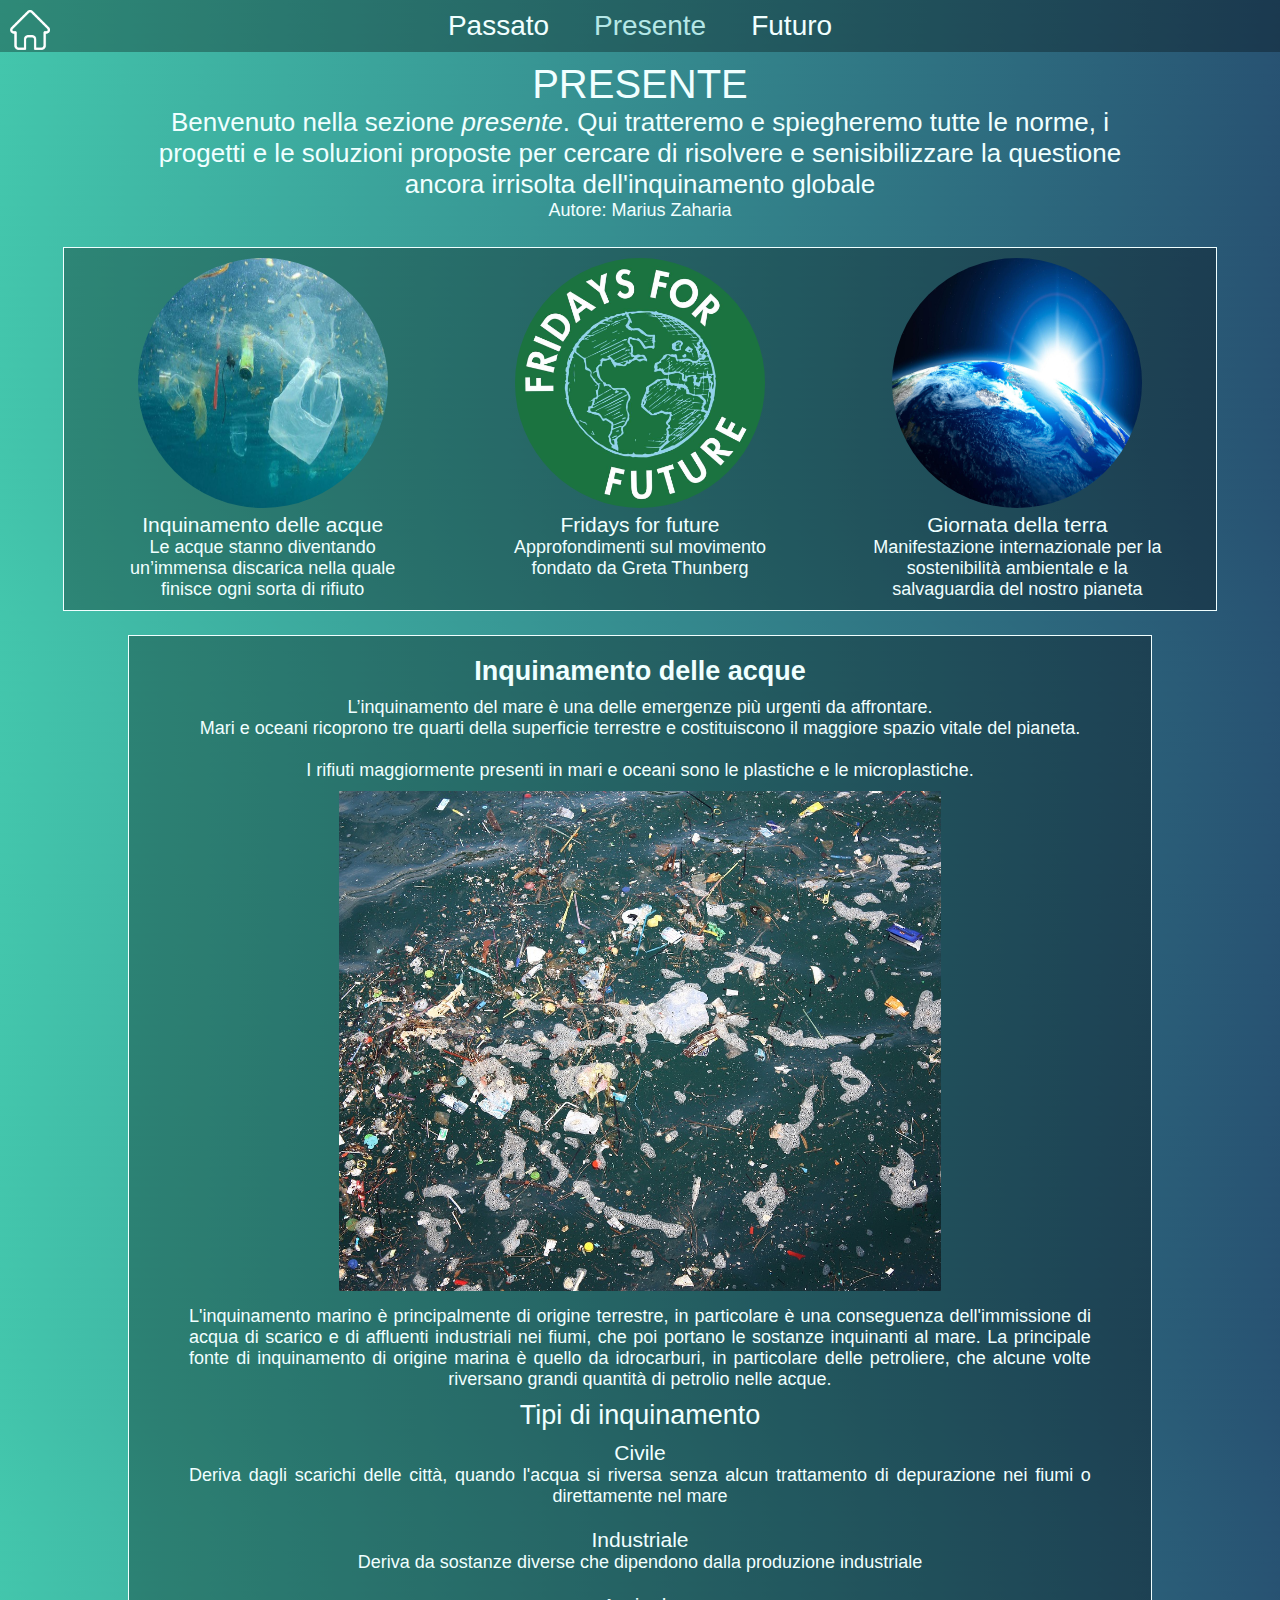
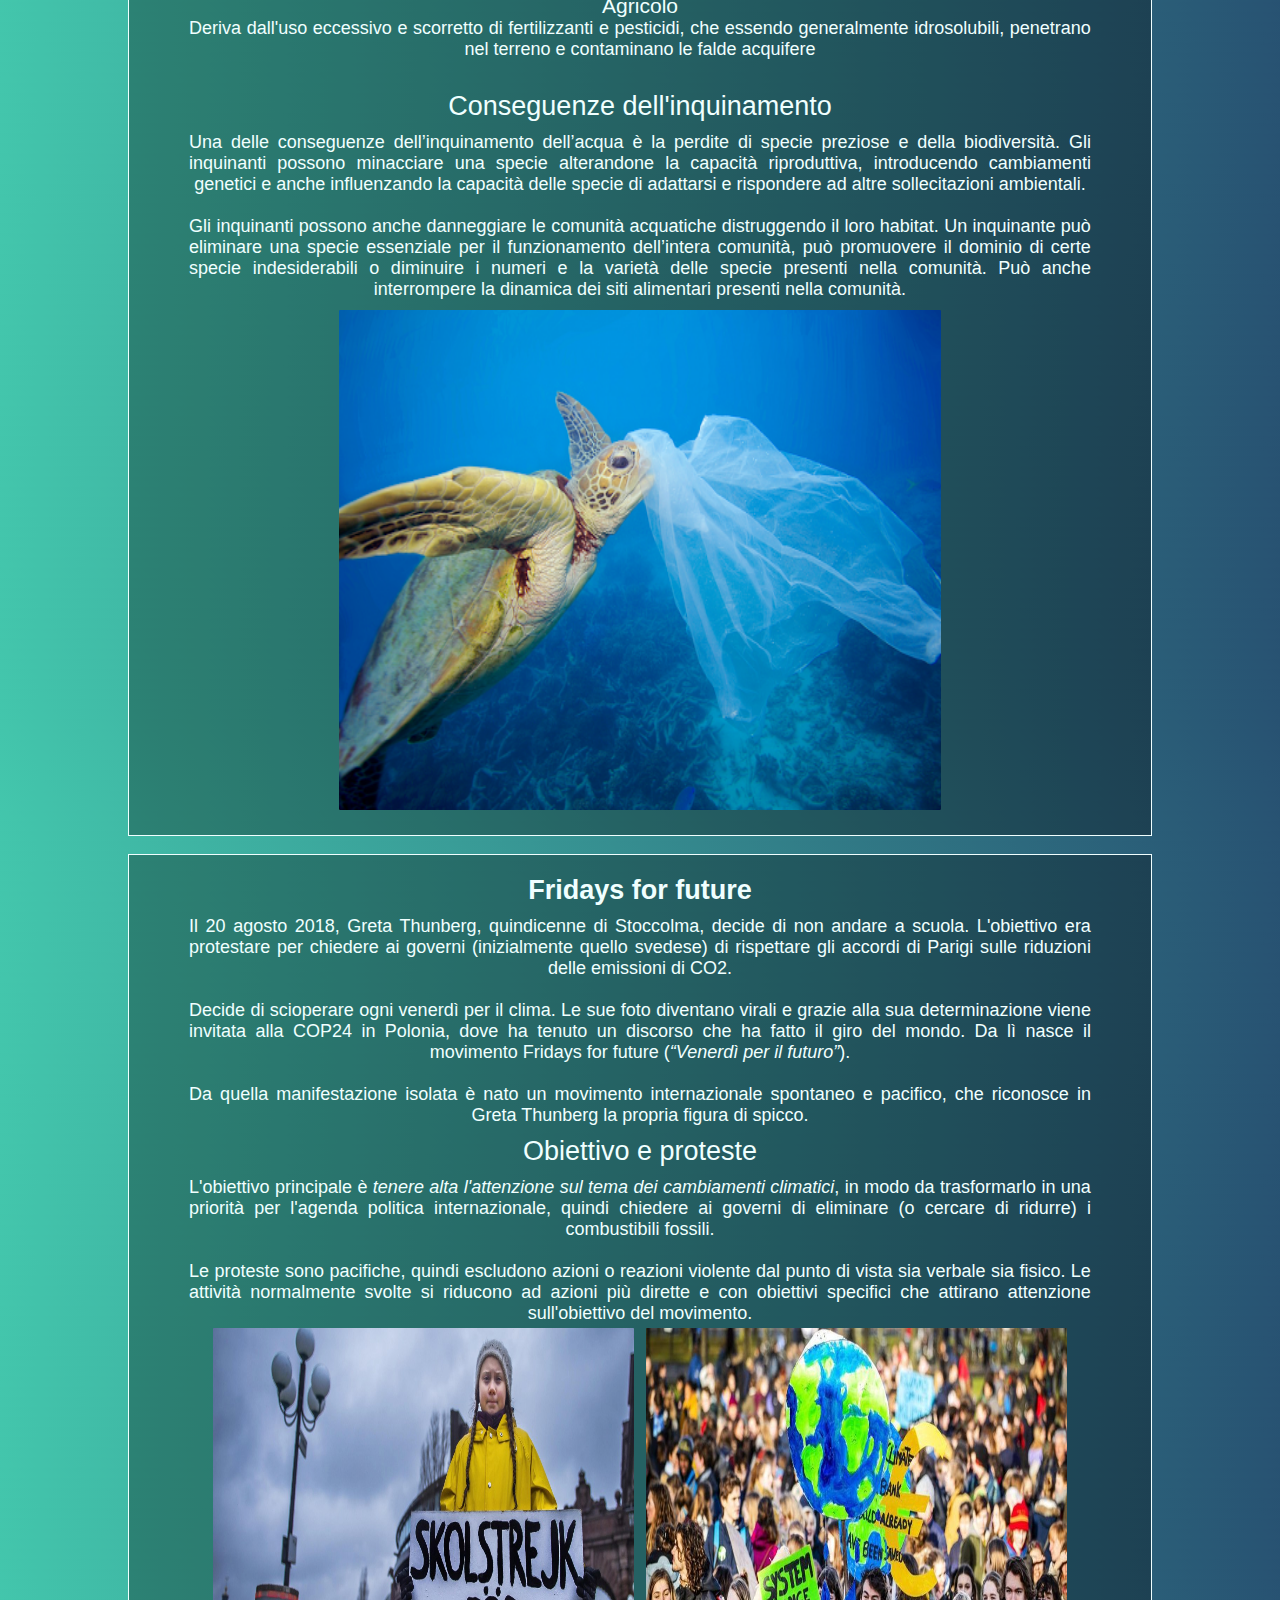
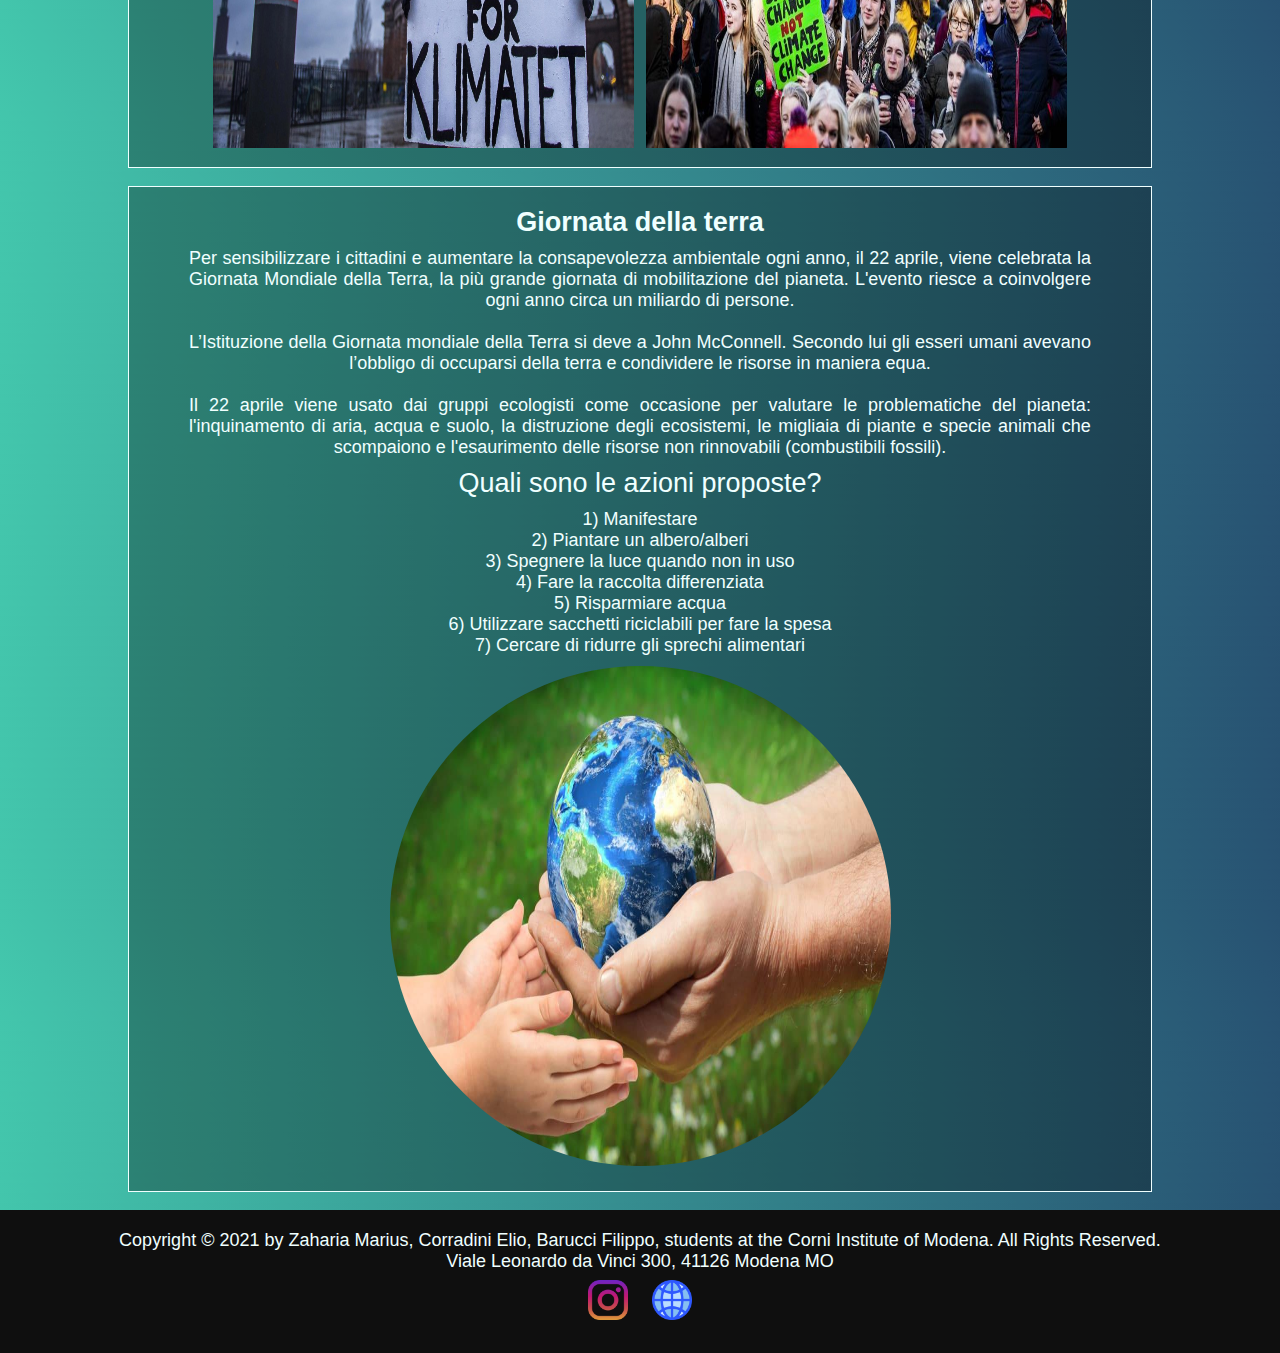
<file: src/html/presente/indexPresente.html>
<!DOCTYPE html>
<html lang="en">
<head>
    <meta charset="UTF-8">
    <meta http-equiv="X-UA-Compatible" content="IE=edge">
    <meta name="viewport" content="width=device-width, initial-scale=1.0">
    <title>Presente - Marius Zaharia</title>
    <link rel="stylesheet" href="../../css/presente/stylePresente.css">
    <link rel="stylesheet" href="https://fonts.googleapis.com/css?family=Rancho&effect=shadow-multiple|3d-float">
</head>
<body>
    <div class="index">
        <a href="../index/index.html"><img class="home" src="../../../img/Presente/home.png" alt="Torna alla homepage" title="Torna alla homepage"></a>
        <ul>
            <li><a href="../passato/indexPassato.html">Passato</a></li>
            <li><a href="#" class="active">Presente</a></li>
            <li><a href="../futuro/indexFuturo.html">Futuro</a></li>
        </ul>
    </div>

    <header>
        <h1>PRESENTE</h1>
        <h2>Benvenuto nella sezione <i>presente</i>. Qui tratteremo e spiegheremo tutte le norme, i progetti e le soluzioni proposte
            per cercare di risolvere e senisibilizzare la questione ancora irrisolta dell'inquinamento globale</h2>
        <p>Autore: Marius Zaharia</p>
    </header>

    <section class="first">
        <div class="showcase">
            <div class="imgs">
                <a href="#primo">
                    <img src="../../../img/Presente/1.jpg" alt="1">
                </a>
                <h3>Inquinamento delle acque</h3>
                <p>Le acque stanno diventando un’immensa discarica nella quale finisce ogni sorta di rifiuto</p>
            </div>
            <div class="imgs">
                <a href="#secondo">
                    <img src="../../../img/Presente/2.jpg" alt="2">
                </a>
                <h3>Fridays for future</h3>
                <p>Approfondimenti sul movimento fondato da Greta Thunberg</p>
            </div>
            <div class="imgs">
                <a href="#terzo">
                    <img src="../../../img/Presente/3.jpg" alt="3">
                </a>
                <h3>Giornata della terra</h3>
                <p>Manifestazione internazionale per la sostenibilità ambientale e la salvaguardia del nostro pianeta</p>
            </div>
        </div>
    </section>

    <section class="argomenti">
        <div class="primo" id="primo">
            <h2><b>Inquinamento delle acque</b></h2>
            <p>
                L’inquinamento del mare è una delle emergenze più urgenti da affrontare.
            </p>
            <p>
                Mari e oceani ricoprono tre quarti della superficie terrestre e costituiscono il maggiore spazio vitale del pianeta.
            </p> <br>

            <p>I rifiuti maggiormente presenti in mari e oceani sono le plastiche e le microplastiche.
            </p>
            <img src="../../../img/Presente/inquinamento.jpg" alt="Acqua inquinata" title="Acqua inquinata">
            <p>L'inquinamento marino è principalmente di origine terrestre, in particolare è una conseguenza dell'immissione di acqua di scarico e di affluenti industriali nei fiumi, che poi portano le sostanze inquinanti al mare.
               La principale fonte di inquinamento di origine marina è quello da idrocarburi, in particolare delle petroliere, che alcune volte riversano grandi quantità di petrolio nelle acque.
            </p>
            <h2>Tipi di inquinamento</h2>
            <h3>Civile</h3>
            <p>Deriva dagli scarichi delle città, quando l'acqua si riversa senza alcun trattamento di depurazione nei fiumi o direttamente nel mare</p> <br>
            <h3>Industriale</h3>
            <p>Deriva da sostanze diverse che dipendono dalla produzione industriale</p> <br>
            <h3>Agricolo</h3>
            <p>Deriva dall'uso eccessivo e scorretto di fertilizzanti e pesticidi, che essendo generalmente idrosolubili, penetrano nel terreno e contaminano le falde acquifere</p> <br>

            <h2>Conseguenze dell'inquinamento</h2>
            <p>Una delle conseguenze dell’inquinamento dell’acqua è la perdite di specie preziose e della biodiversità.
               Gli inquinanti possono minacciare una specie alterandone la capacità riproduttiva, 
               introducendo cambiamenti genetici e anche influenzando la capacità delle specie di adattarsi e rispondere ad altre sollecitazioni ambientali.
            </p> <br>

            <p>
                Gli inquinanti possono anche danneggiare le comunità acquatiche distruggendo il loro habitat. 
                Un inquinante può eliminare una specie essenziale per il funzionamento dell’intera comunità, 
                può promuovere il dominio di certe specie indesiderabili o diminuire i numeri e la varietà delle specie presenti nella comunità. 
                Può anche interrompere la dinamica dei siti alimentari presenti nella comunità.
            </p>
            <img src="../../../img/Presente/tartaruga.png" alt="Tartaruga e plastica" title="Tartaruga e plastica">
        </div>
        <div class="primo secondo" id="secondo">
            <h2><b>Fridays for future</b></h2>
            <p>
                Il 20 agosto 2018, Greta Thunberg, quindicenne di Stoccolma, decide di non andare a scuola. 
                L'obiettivo era protestare per chiedere ai governi (inizialmente quello svedese) di rispettare gli accordi di Parigi sulle riduzioni delle emissioni di CO2.
            </p>

            <br>

            <p>
                Decide di scioperare ogni venerdì per il clima. Le sue foto diventano virali e grazie alla sua determinazione viene invitata alla COP24 in Polonia, dove ha tenuto un discorso che ha fatto il giro del mondo.
                Da lì nasce il movimento Fridays for future (<i>“Venerdì per il futuro”</i>). <br> <br>

                Da quella manifestazione isolata è nato un movimento internazionale spontaneo e pacifico, che riconosce in Greta Thunberg la propria figura di spicco. 
            </p>
            <h2>Obiettivo e proteste</h2>
            <p>L'obiettivo principale è <i>tenere alta l'attenzione sul tema dei cambiamenti climatici</i>, in modo da trasformarlo in una priorità per l'agenda politica internazionale,
               quindi chiedere ai governi di eliminare (o cercare di ridurre) i combustibili fossili.</p> <br>
            <p>Le proteste sono pacifiche, quindi escludono azioni o reazioni violente dal punto di vista sia verbale sia fisico.
                Le attività normalmente svolte si riducono ad azioni più dirette e con obiettivi specifici che attirano attenzione sull'obiettivo del movimento.
            </p>
            <img src="../../../img/Presente/greta.jpg" alt="Greta Thunberg" title="Greta Thunberg">
            <img src="../../../img/Presente/fridays.jpg" alt="Manifestazione Fridays for future" title="Manifestazione Fridays for future">
        </div>
        <div class="primo terzo" id="terzo">
            <h2><b>Giornata della terra</b></h2>
            <p>
                Per sensibilizzare i cittadini e aumentare la consapevolezza ambientale ogni anno, il 22 aprile,
                viene celebrata la Giornata Mondiale della Terra, la più grande giornata di mobilitazione del pianeta.
                L'evento riesce a coinvolgere ogni anno circa un miliardo di persone.
            </p> <br>
            <p>
                L’Istituzione della Giornata mondiale della Terra si deve a John McConnell.
                Secondo lui gli esseri umani avevano l’obbligo di occuparsi della terra e condividere le risorse in maniera equa.
            </p>
            <p> <br>
                Il 22 aprile viene usato dai gruppi ecologisti come occasione per valutare le problematiche del pianeta:
                l'inquinamento di aria, acqua e suolo, la distruzione degli ecosistemi, le migliaia di piante e specie animali che scompaiono e l'esaurimento delle risorse non rinnovabili (combustibili fossili).
            </p>
            <h2>
                Quali sono le azioni proposte?
            </h2>
            <p>
                1) Manifestare
                <br>
                2) Piantare un albero/alberi
                <br>
                3) Spegnere la luce quando non in uso
                <br>
                4) Fare la raccolta differenziata
                <br>
                5) Risparmiare acqua
                <br>
                6) Utilizzare sacchetti riciclabili per fare la spesa
                <br>
                7) Cercare di ridurre gli sprechi alimentari
            </p> <!--Non funziona bene la <ol> per qualche motivo, ma va bene così-->
            <img src="../../../img/Presente/giornata.jpg" alt="Giornata della terra" title="Giornata della terra">
        </div>
    </section>

    <footer>
        <p>
            Copyright &copy; 2021 by Zaharia Marius, Corradini Elio, Barucci Filippo, students at the Corni Institute of Modena. All Rights Reserved. <br>
            Viale Leonardo da Vinci 300, 41126 Modena MO
        </p>
        <a href="https://www.instagram.com/iisfermocorni/?hl=it" target=”_blank”>
            <img src="../../../img/Presente/instagram.png" alt="Pagina instagram" title="Pagina instagram">
        </a>
        <a href="https://www.istitutocorni.edu.it/" target=”_blank”>
            <img src="../../../img/Presente/globe.png" alt="Sito web" title="Sito web della scuola">
        </a>
    </footer>
</body>
</html>
</file>
<file: src/css/index/syleIndex.css>
html {
    margin: 0;
    padding: 0;
    height: 100%;
    width: 100%;
}

body {
    background-image: url("../../../img/Presente/sfondo.png");
    background-size:cover;
    margin: 0;
    padding: 0;
    height: 100%;
    width: 100%;
}

* {
    margin: 0;
    padding: 0;
}

h1 {
    font-family:"Rancho", serif;
    font-size:60px;
    color:azure;
    text-transform: uppercase;
    opacity: 0.5;
    text-align: center;
}

#paragraph1, #paragraph2, #paragraph3 {
    font-family: Verdana, Geneva, Tahoma, sans-serif;
    font-size: 50px;
    display: flex;
    text-align: center;
    justify-content: center;
    writing-mode: vertical-rl;
    text-orientation: upright;
    text-transform: uppercase;
    color: azure;
    opacity: 0;
}

div.container {
    /*border: 1px solid red;*/
    width: 100%;
    height: 80%;
}

div {
    /*border: 1px solid red;*/
}


.passato {
    /*background: url("../../../img/passato.jpg");*/
    border-radius: 0px 100px 100px 0px;
   
}

.presente {
    /*background-image: url("../../../img/presente.jpg");*/
    border-radius: 200px 200px 200px 200px;
    background-size: cover;
}

.futuro {
    /*background-image: url("../../../img/futuro.jpg");*/
    border-radius: 100px 0px 0px 100px;
    background-size: cover;
}

.passato, .presente, .futuro {
    background-size: cover;
    float: left;
    width: 32.67%;
    height: 95%;
    display: flex;
    justify-content: center;
    align-items: center;
    opacity: 0.2;
    margin: 5px 5px 5px 5px;
    background: #000 repeat-y;
    overflow: hidden;
    box-shadow:0 0 50px #000;
    transition: opacity 0.5s ease;
}


div.passato:hover {
    background-size: cover;
    background: url("../../../img/passato.jpg");
}

div.presente:hover {
    background-size: cover;
    background-image: url("../../../img/presente.jpg");
}

div.futuro:hover {
    background-size: cover;
    background-image: url("../../../img/futuro.jpg");
}

div.passato:hover #paragraph1, div.presente:hover #paragraph2, div.futuro:hover #paragraph3{
    animation: fadeIn ease 1s;
    animation-fill-mode: forwards; 
}

div.passato:hover, div.presente:hover, div.futuro:hover {
    opacity: 0.8;
    animation: fadeIn ease-in 1s;
    animation-fill-mode: forwards; 
}

footer {
    background: #000;
    height: 20%;
    display: flex;
    justify-content: center;
    text-align: center;
    position: relative;
}

footer img{
    width: 40px;
    height: 40px;
    margin: 8px 10px;
}

footer a{
    text-decoration: none;
    padding: 0;
}

.pfooter {
    opacity: 1;
    color:aliceblue;
}

@keyframes animation {
    100% {
     background-position: 0px -700px;
   }
 }

 @keyframes fadeIn {
     0% {
         opacity: 0;
     }
     100% {
         opacity: 1;
     }
 }

@keyframes fadeOut {
    0% {
        opacity: 1;
    }
    100% {
        opacity: 0;
    }
}

@media (max-width: 768px) {
    .passato, .presente, .futuro {
        display: block;
        clear: left;
        border-radius: 200px 200px 200px 200px;
    }
}
</file>
<file: src/css/futuro/styleFuturo.css>
html, body{
    height: 100%;
    margin: 0;
    padding: 0;
}

body{
    background-image: url("../../../img/Presente/sfondo.png");
    background-size: cover;
    color: azure;
    font-size: 18px;
}

/*  Stile generale  */

h1, h2, h3, p, ul{
    margin: 0;
    padding: 0;
    font-weight: normal;
}

div:not(.imgs) {
    background: rgba(0,0,0,0.3);
}

a:visited {
    color: azure;
}

p, h1, h2, h3, ul {
    font-family: Verdana, Geneva, Tahoma, sans-serif;
}

a:hover {
    opacity: 0.9;
}
/*  Fine    */
.index{
    padding: 10px;
}

.index .home{
    width: 40px;
    float: left;
}

.index ul{
    margin: 0 auto;
    width: 60%;
    text-align: center;
}

.index li{
    display: inline;
}

.index li a{
    text-decoration: none;
    color: azure;
    font-size: 28px;
    padding: 0 20px 0 20px;
}

.index li a:hover:not(.active) {
    color: rgb(219, 231, 231);
}

.index li .active{
    color: rgb(181, 231, 231);
}

.index p{
    float: left;
}

header{
    margin: 0 auto;
    text-align: center;
    width: 80%;
    padding: 10px;
    margin-bottom: 16px;
}

header h1{
    font-size: 40px;
}

header h2{
    font-size: 26px;
}

.first{
    width: 90%;
    margin: 0 auto;
    overflow: hidden;
    text-align: center;
    border: 1px solid azure;
    margin-bottom: 24px;
}

.first img{
    width: 250px;
    height: 250px;
    border-radius: 50%;
}

.first .showcase{
    display: flex;
    justify-content: center;
    padding: 10px;
}

.first .showcase div{
    margin: 0px 40px;
}

.first .imgs{
    width: 28%;
}


.argomenti{
    width: 80%;
    margin: 0 auto;
    text-align: justify;
    text-justify: inter-word;
    text-align-last: center;
}

.argomenti h2{
    margin-bottom: 10px;
    text-align: center;
}

.argomenti .primo{
    margin: 0 auto;
    border: 1px solid azure;
    margin-bottom: 18px;
    padding: 10px;
}

.argomenti p{
    width: 90%;
    margin: 0 auto;
}

.argomenti img{
    margin: 10px;
    width: 60%;
    height: 380px;
    border-radius: 0.2%;
}

.argomenti .secondo img{
    width: 42%;
    height: 300px;
    margin: 4px;
}

.argomenti .terzo img{
    width: 50%;
    border-radius: 50%;
}

footer{
    padding: 20px;
    text-align: center;
    background-color: rgb(15, 15, 15);
}

footer img{
    width: 40px;
    height: 40px;
    margin: 8px 10px;
}

footer a{
    text-decoration: none;
    padding: 0;
}
</file>
<file: src/css/passato/stylePassato.css>
html, body{
    height: 100%;
    margin: 0;
    padding: 0;
}

body{
    background-image: url("../../../img/Presente/sfondo.png");
    background-size: cover;
    color: azure;
    font-size: 18px;
}

/*  Stile generale  */

h1, h2, h3, p, ul{
    margin: 0;
    padding: 0;
    font-weight: normal;
}

p, h1, h2, h3, ul {
    font-family: Verdana, Geneva, Tahoma, sans-serif;
}

div:not(.imgs) {
    background: rgba(0,0,0,0.3);
}

a:hover {
    opacity: 0.9;
}
/*  Fine    */
.index{
    padding: 10px;
}

.index .home{
    width: 40px;
    float: left;
}

.index ul{
    margin: 0 auto;
    width: 60%;
    text-align: center;
}

.index li{
    display: inline;
}

.index li a{
    text-decoration: none;
    color: azure;
    font-size: 28px;
    padding: 0 20px 0 20px;
}

.index li a:hover:not(.active) {
    color: rgb(219, 231, 231);
}

.index li .active{
    color: rgb(181, 231, 231);
}

.index p{
    float: left;
}

header{
    margin: 0 auto;
    text-align: center;
    width: 80%;
    padding: 10px;
    margin-bottom: 16px;
}

header h1{
    font-size: 40px;
}

header h2{
    font-size: 26px;
}

.first{
    width: 90%;
    margin: 0 auto;
    overflow: hidden;
    text-align: center;
    border: 1px solid azure;
    margin-bottom: 24px;
}

.first img{
    width: 250px;
    height: 250px;
    border-radius: 50%;
}

.first .showcase{
    display: flex;
    justify-content: center;
    padding: 10px;
}

.first .showcase div{
    margin: 0px 40px;
}

.first .imgs{
    width: 28%;
}


.argomenti{
    width: 80%;
    margin: 0 auto;
    text-align: justify;
    text-justify: inter-word;
    text-align-last: center;
}

.argomenti h2{
    margin-bottom: 10px;
    text-align: center;
}

.argomenti .primo{
    margin: 0 auto;
    border: 1px solid azure;
    margin-bottom: 18px;
    padding: 10px;
}

.argomenti p{
    width: 90%;
    margin: 0 auto;
}

.argomenti img{
    margin: 10px;
    width: 60%;
    height: 380px;
    border-radius: 0.2%;
}

.argomenti .secondo img{
    width: 42%;
    height: 300px;
    margin: 4px;
}

.argomenti .terzo img {
    width: 50%;
    border-radius: 50%;
}

footer {
    padding: 20px;
    text-align: center;
    background-color: rgb(15, 15, 15);
}

footer img {
    width: 40px;
    height: 40px;
    margin: 8px 10px;
}

footer a {
    text-decoration: none;
    padding: 0;
}
</file>
<file: src/css/presente/stylePresente.css>
html, body{
    height: 100%;
    margin: 0;
    padding: 0;
}

body{
    background-image: url("../../../img/Presente/sfondo.png");
    background-size: cover;
    color: azure;
    font-size: 18px;
}

/*  Stile generale  */

h1, h2, h3, p{
    margin: 0;
    padding: 0;
    font-weight: normal;
}

p, h1, h2, h3, ul {
    font-family: Verdana, Geneva, Tahoma, sans-serif;
}

li{
    list-style: none;
}

div:not(.imgs) {
    background: rgba(0,0,0,0.3);
}

/*  Fine    */
.index{
    padding: 10px;
}

.index .home{
    width: 40px;
    float: left;
}

.index ul{
    margin: 0 auto;
    padding: 0;
    width: 60%;
    text-align: center;
}

.index li{
    display: inline;
}

.index li a{
    text-decoration: none;
    color: azure;
    font-size: 28px;
    padding: 0 20px 0 20px;
}

.index li a:hover:not(.active) {
    color: rgb(219, 231, 231);
}

.index li .active{
    color: rgb(181, 231, 231);
}

.index p{
    float: left;
}

header{
    margin: 0 auto;
    text-align: center;
    width: 80%;
    padding: 10px;
    margin-bottom: 16px;
}

header h1{
    font-size: 40px;
}

header h2{
    font-size: 26px;
}

.first{
    width: 90%;
    margin: 0 auto;
    overflow: hidden;
    text-align: center;
    border: 1px solid azure;
    margin-bottom: 24px;
}

.first img{
    width: 250px;
    height: 250px;
    border-radius: 50%;
}

.first .showcase{
    display: flex;
    justify-content: center;
    padding: 10px;
}

.first .showcase div{
    margin: 0px 40px;
}

.first .imgs{
    width: 28%;
}


.argomenti{
    width: 80%;
    margin: 0 auto;
    text-align: justify;
    text-justify: inter-word;
    text-align-last: center;
}

.argomenti h2{
    margin-top: 10px;
    margin-bottom: 10px;
    text-align: center;
}

.argomenti .primo{
    margin: 0 auto;
    border: 1px solid azure;
    margin-bottom: 18px;
    padding: 10px;
}

.argomenti p{
    width: 90%;
    margin: 0 auto;
}

.argomenti img{
    margin: 10px;
    width: 60%;
    border-radius: 0.2%;
}

.argomenti .primo img{
    height: 500px;    
}


.argomenti .secondo img{
    width: 42%;
    height: 420px;
    margin: 4px;
}

.argomenti .terzo img{
    width: 50%;
    border-radius: 50%;
}

footer{
    padding: 20px;
    text-align: center;
    background-color: rgb(15, 15, 15);
}

footer img{
    width: 40px;
    height: 40px;
    margin: 8px 10px;
}

footer a{
    text-decoration: none;
    padding: 0;
}
</file>
